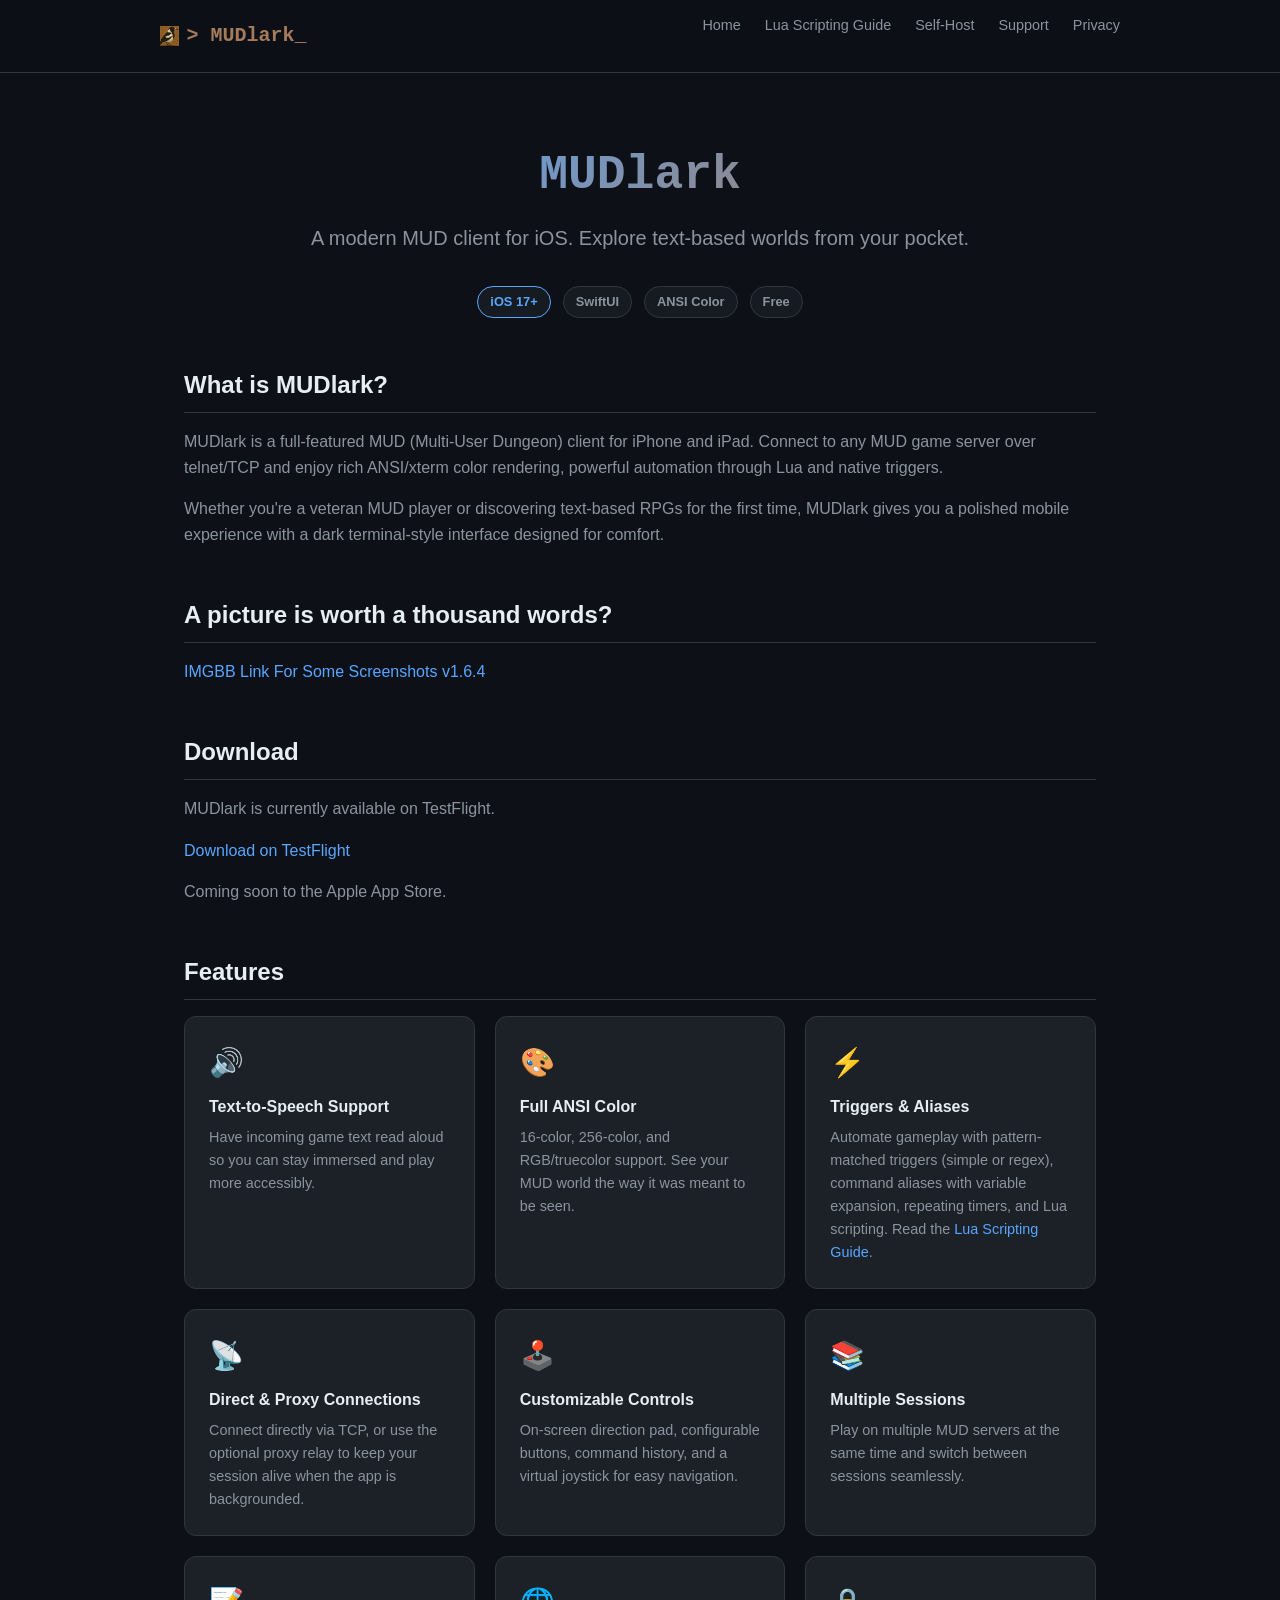
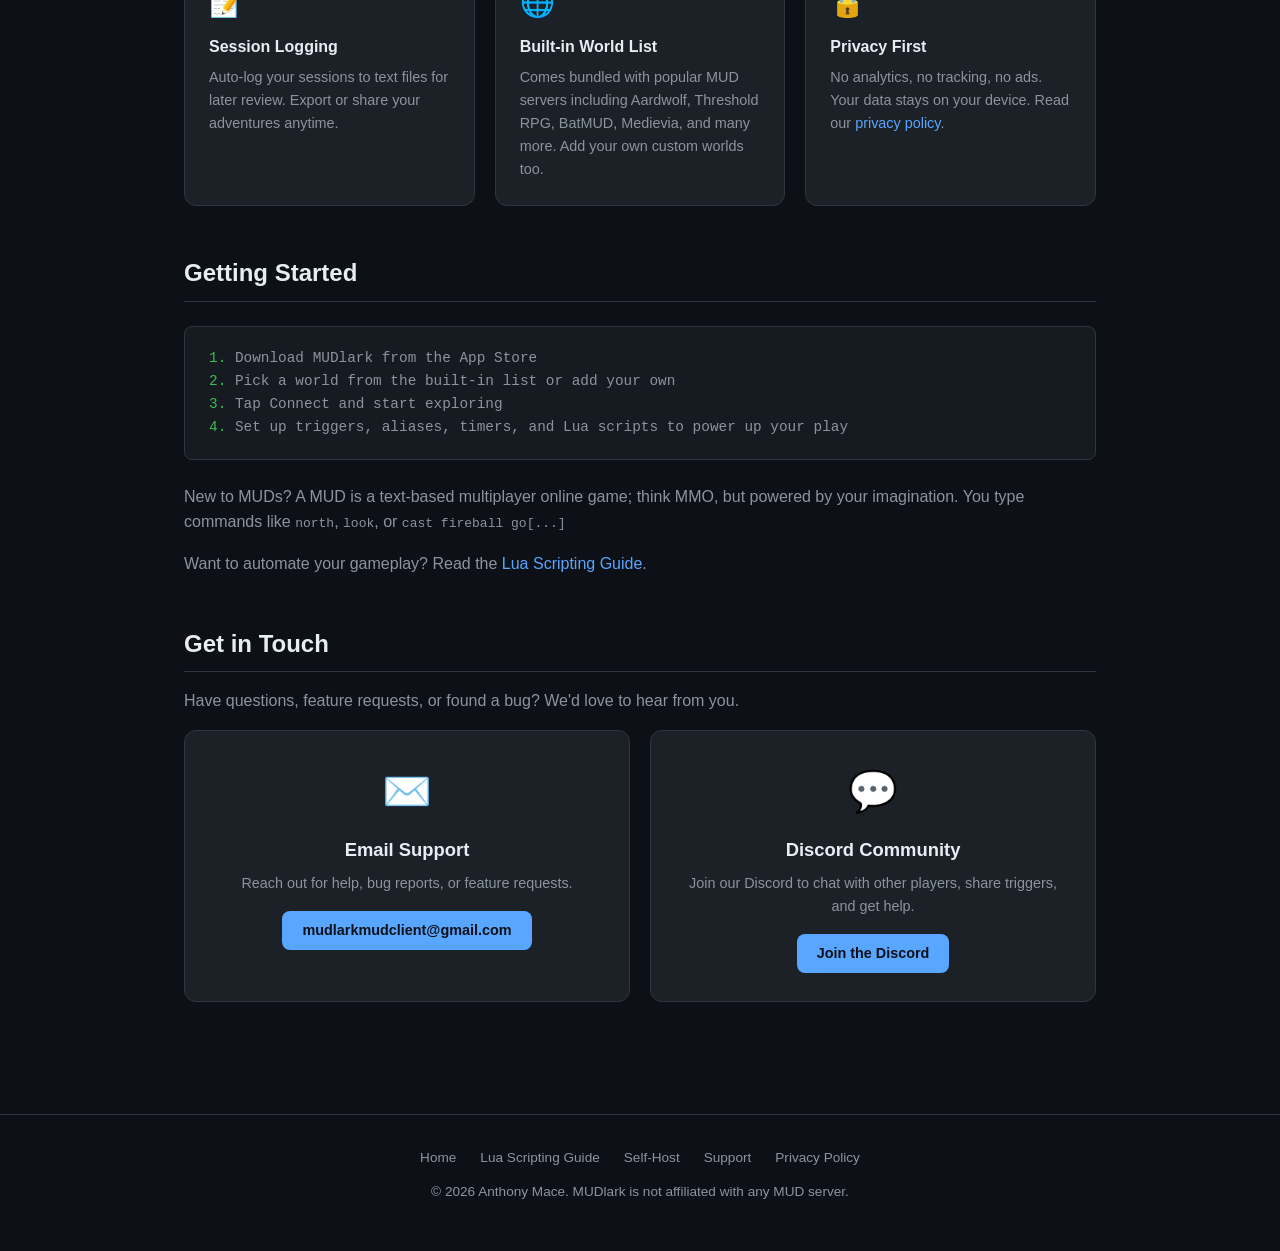
<file: docs/index.html>
<!DOCTYPE html>
<html lang="en">
<head>
  <meta charset="UTF-8">
  <meta name="viewport" content="width=device-width, initial-scale=1.0">
  <title>MUDlark — iOS MUD Client</title>
  <meta name="description" content="MUDlark is a modern MUD client for iOS. Connect to MUD game servers with full ANSI color support, triggers, aliases, timers, and more.">
  <link rel="icon" type="image/png" href="MUDlark_icon.png">
  <link rel="stylesheet" href="style.css">
</head>
<body>

  <nav>
    <div class="nav-inner">
      <a href="index.html" class="logo"><img src="MUDlark_icon.png" alt="" class="logo-icon" width="36" height="36">&gt; MUDlark_</a>
      <ul class="nav-links">
        <li><a href="index.html">Home</a></li>
        <li><a href="lua-scripting-guide.html">Lua Scripting Guide</a></li>
        <li><a href="self-host.html">Self-Host</a></li>
        <li><a href="support.html">Support</a></li>
        <li><a href="privacy.html">Privacy</a></li>
      </ul>
    </div>
  </nav>

  <div class="hero">
    <h1>MUDlark</h1>
    <p class="tagline">A modern MUD client for iOS. Explore text-based worlds from your pocket.</p>
    <div class="badges">
      <span class="badge ios">iOS 17+</span>
      <span class="badge">SwiftUI</span>
      <span class="badge">ANSI Color</span>
      <span class="badge">Free</span>
    </div>
  </div>

  <div class="container">

    <section id="about">
      <h2>What is MUDlark?</h2>
      <p>MUDlark is a full-featured MUD (Multi-User Dungeon) client for iPhone and iPad. Connect to any MUD game server over telnet/TCP and enjoy rich ANSI/xterm color rendering, powerful automation through Lua and native triggers.</p>
      <p>Whether you're a veteran MUD player or discovering text-based RPGs for the first time, MUDlark gives you a polished mobile experience with a dark terminal-style interface designed for comfort.</p>
    </section>

    <section id="about">
      <h2>A picture is worth a thousand words?</h2>
      <p><a href="https://ibb.co/album/Cpc7K6">IMGBB Link For Some Screenshots v1.6.4</a></p>
    </section>

    <section id="download">
      <h2>Download</h2>
      <p>MUDlark is currently available on TestFlight.</p>
      <p><a href="https://testflight.apple.com/join/w8BUhwcQ">Download on TestFlight</a></p>
      <p>Coming soon to the Apple App Store.</p>
    </section>

    <section id="features">
      <h2>Features</h2>
      <div class="features">

        <div class="feature-card">
          <div class="icon">🔊</div>
          <h3>Text-to-Speech Support</h3>
          <p>Have incoming game text read aloud so you can stay immersed and play more accessibly.</p>
        </div>

        <div class="feature-card">
          <div class="icon">🎨</div>
          <h3>Full ANSI Color</h3>
          <p>16-color, 256-color, and RGB/truecolor support. See your MUD world the way it was meant to be seen.</p>
        </div>

        <div class="feature-card">
          <div class="icon">⚡</div>
          <h3>Triggers &amp; Aliases</h3>
          <p>Automate gameplay with pattern-matched triggers (simple or regex), command aliases with variable expansion, repeating timers, and Lua scripting. Read the <a href="lua-scripting-guide.html">Lua Scripting Guide</a>.</p>
        </div>

        <div class="feature-card">
          <div class="icon">📡</div>
          <h3>Direct &amp; Proxy Connections</h3>
          <p>Connect directly via TCP, or use the optional proxy relay to keep your session alive when the app is backgrounded.</p>
        </div>

        <div class="feature-card">
          <div class="icon">🕹️</div>
          <h3>Customizable Controls</h3>
          <p>On-screen direction pad, configurable buttons, command history, and a virtual joystick for easy navigation.</p>
        </div>

        <div class="feature-card">
          <div class="icon">📚</div>
          <h3>Multiple Sessions</h3>
          <p>Play on multiple MUD servers at the same time and switch between sessions seamlessly.</p>
        </div>

        <div class="feature-card">
          <div class="icon">📝</div>
          <h3>Session Logging</h3>
          <p>Auto-log your sessions to text files for later review. Export or share your adventures anytime.</p>
        </div>

        <div class="feature-card">
          <div class="icon">🌐</div>
          <h3>Built-in World List</h3>
          <p>Comes bundled with popular MUD servers including Aardwolf, Threshold RPG, BatMUD, Medievia, and many more. Add your own custom worlds too.</p>
        </div>

        <div class="feature-card">
          <div class="icon">🔒</div>
          <h3>Privacy First</h3>
          <p>No analytics, no tracking, no ads. Your data stays on your device. Read our <a href="privacy.html">privacy policy</a>.</p>
        </div>

      </div>
    </section>

    <section id="getting-started">
      <h2>Getting Started</h2>
      <div class="terminal-box">
        <span class="prompt">1.</span> <span class="output">Download MUDlark from the App Store</span><br>
        <span class="prompt">2.</span> <span class="output">Pick a world from the built-in list or add your own</span><br>
        <span class="prompt">3.</span> <span class="output">Tap Connect and start exploring</span><br>
        <span class="prompt">4.</span> <span class="output">Set up triggers, aliases, timers, and Lua scripts to power up your play</span>
      </div>
      <p>New to MUDs? A MUD is a text-based multiplayer online game; think MMO, but powered by your imagination. You type commands like <code>north</code>, <code>look</code>, or <code>cast fireball go[...]</code></p>
      <p>Want to automate your gameplay? Read the <a href="lua-scripting-guide.html">Lua Scripting Guide</a>.</p>
    </section>

    <section id="contact">
      <h2>Get in Touch</h2>
      <p>Have questions, feature requests, or found a bug? We'd love to hear from you.</p>
      <div class="contact-grid">
        <div class="contact-card">
          <div class="icon">✉️</div>
          <h3>Email Support</h3>
          <p>Reach out for help, bug reports, or feature requests.</p>
          <a href="mailto:mudlarkmudclient@gmail.com" class="btn">mudlarkmudclient@gmail.com</a>
        </div>
        <div class="contact-card">
          <div class="icon">💬</div>
          <h3>Discord Community</h3>
          <p>Join our Discord to chat with other players, share triggers, and get help.</p>
          <a href="https://discord.gg/G8BBd2xR7Z" class="btn">Join the Discord</a>
        </div>
      </div>
    </section>

  </div>

  <footer>
    <div class="footer-links">
      <a href="index.html">Home</a>
      <a href="lua-scripting-guide.html">Lua Scripting Guide</a>
      <a href="self-host.html">Self-Host</a>
      <a href="support.html">Support</a>
      <a href="privacy.html">Privacy Policy</a>
    </div>
    <p>&copy; 2026 Anthony Mace. MUDlark is not affiliated with any MUD server.</p>
  </footer>

</body>
</html>
</file>
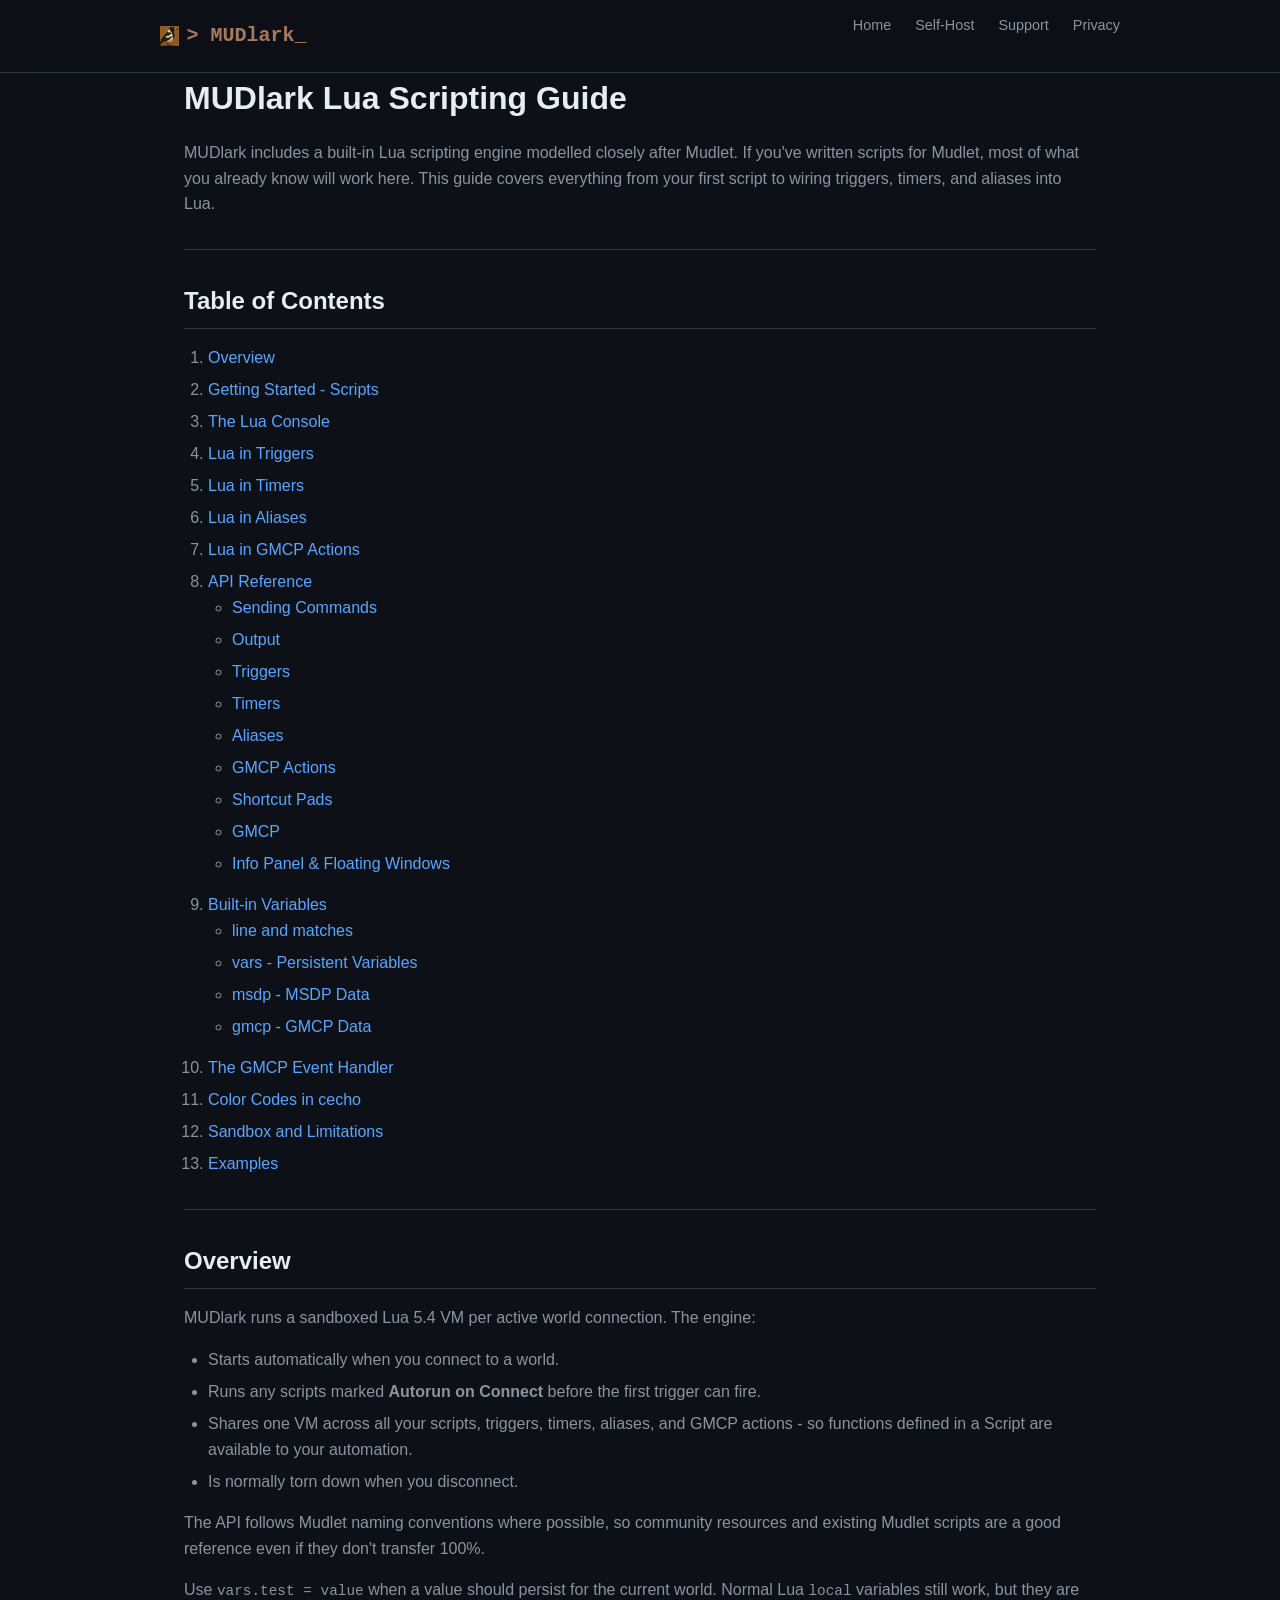
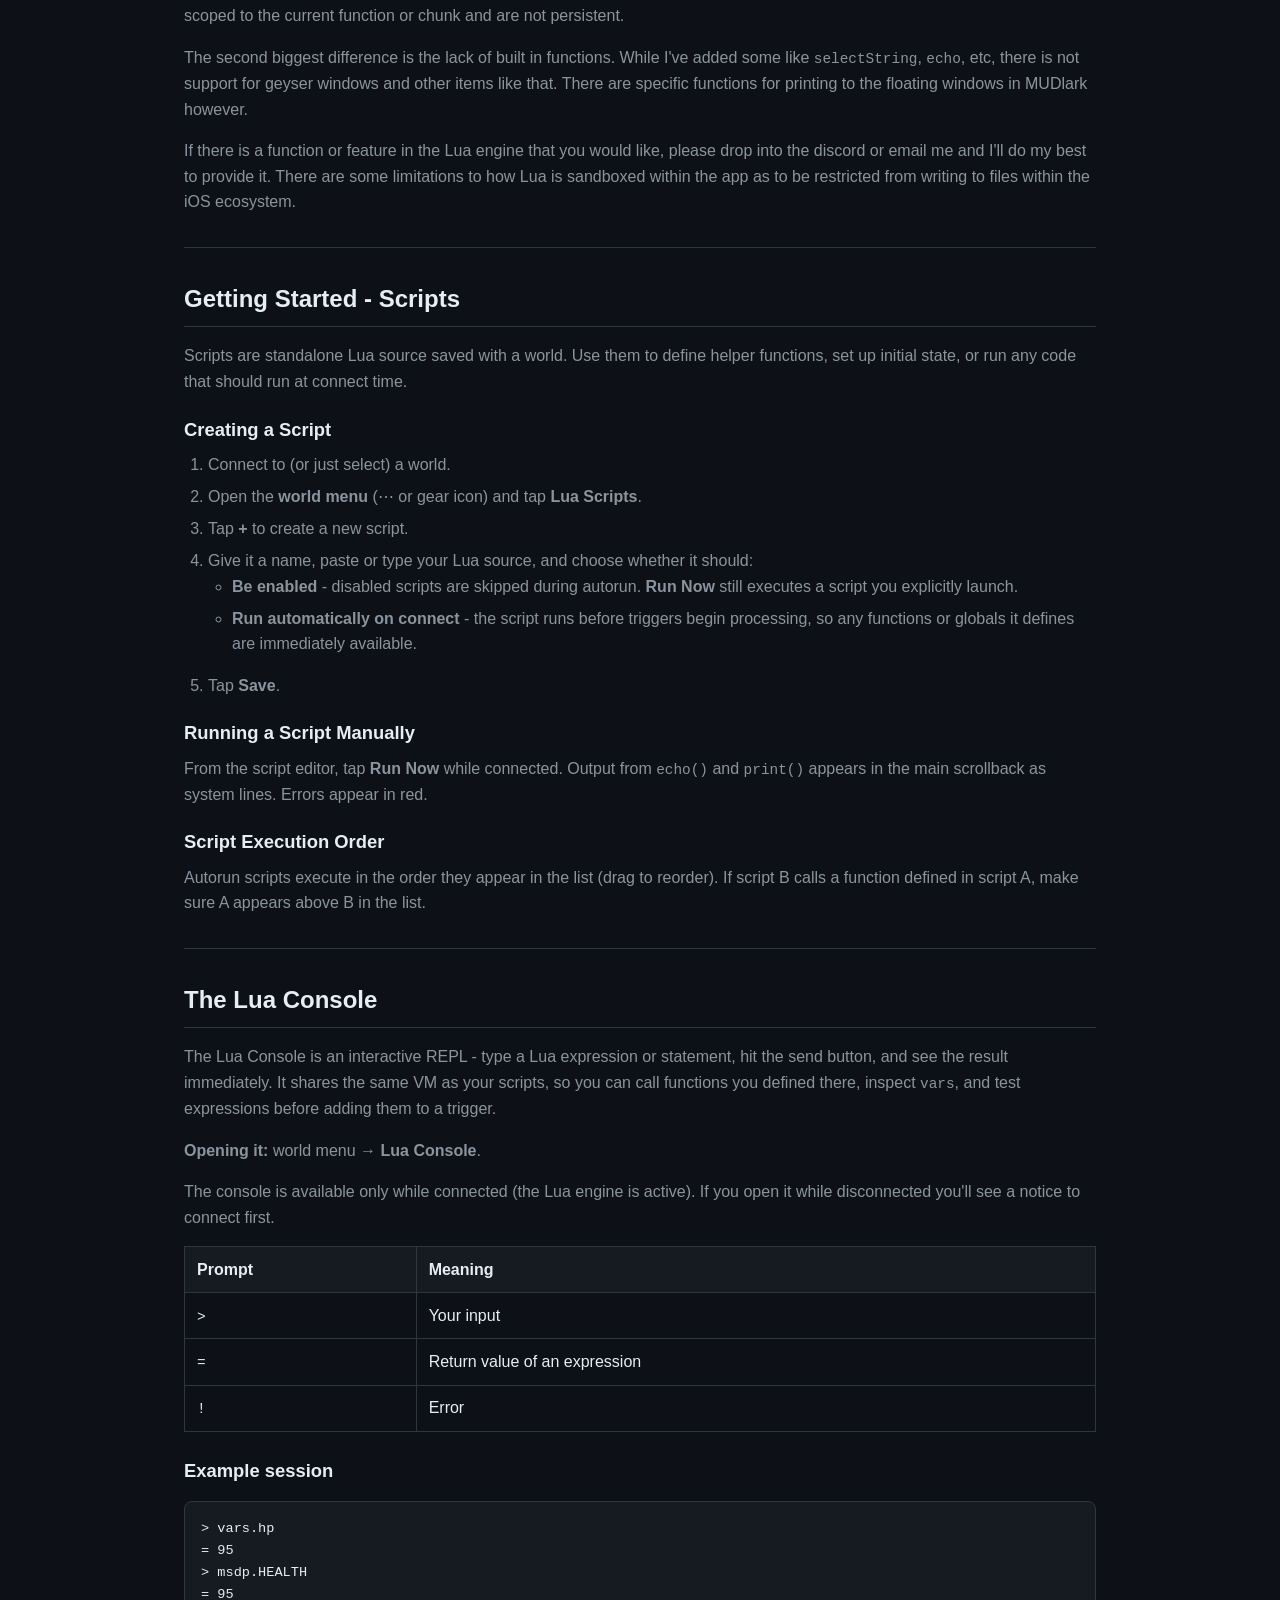
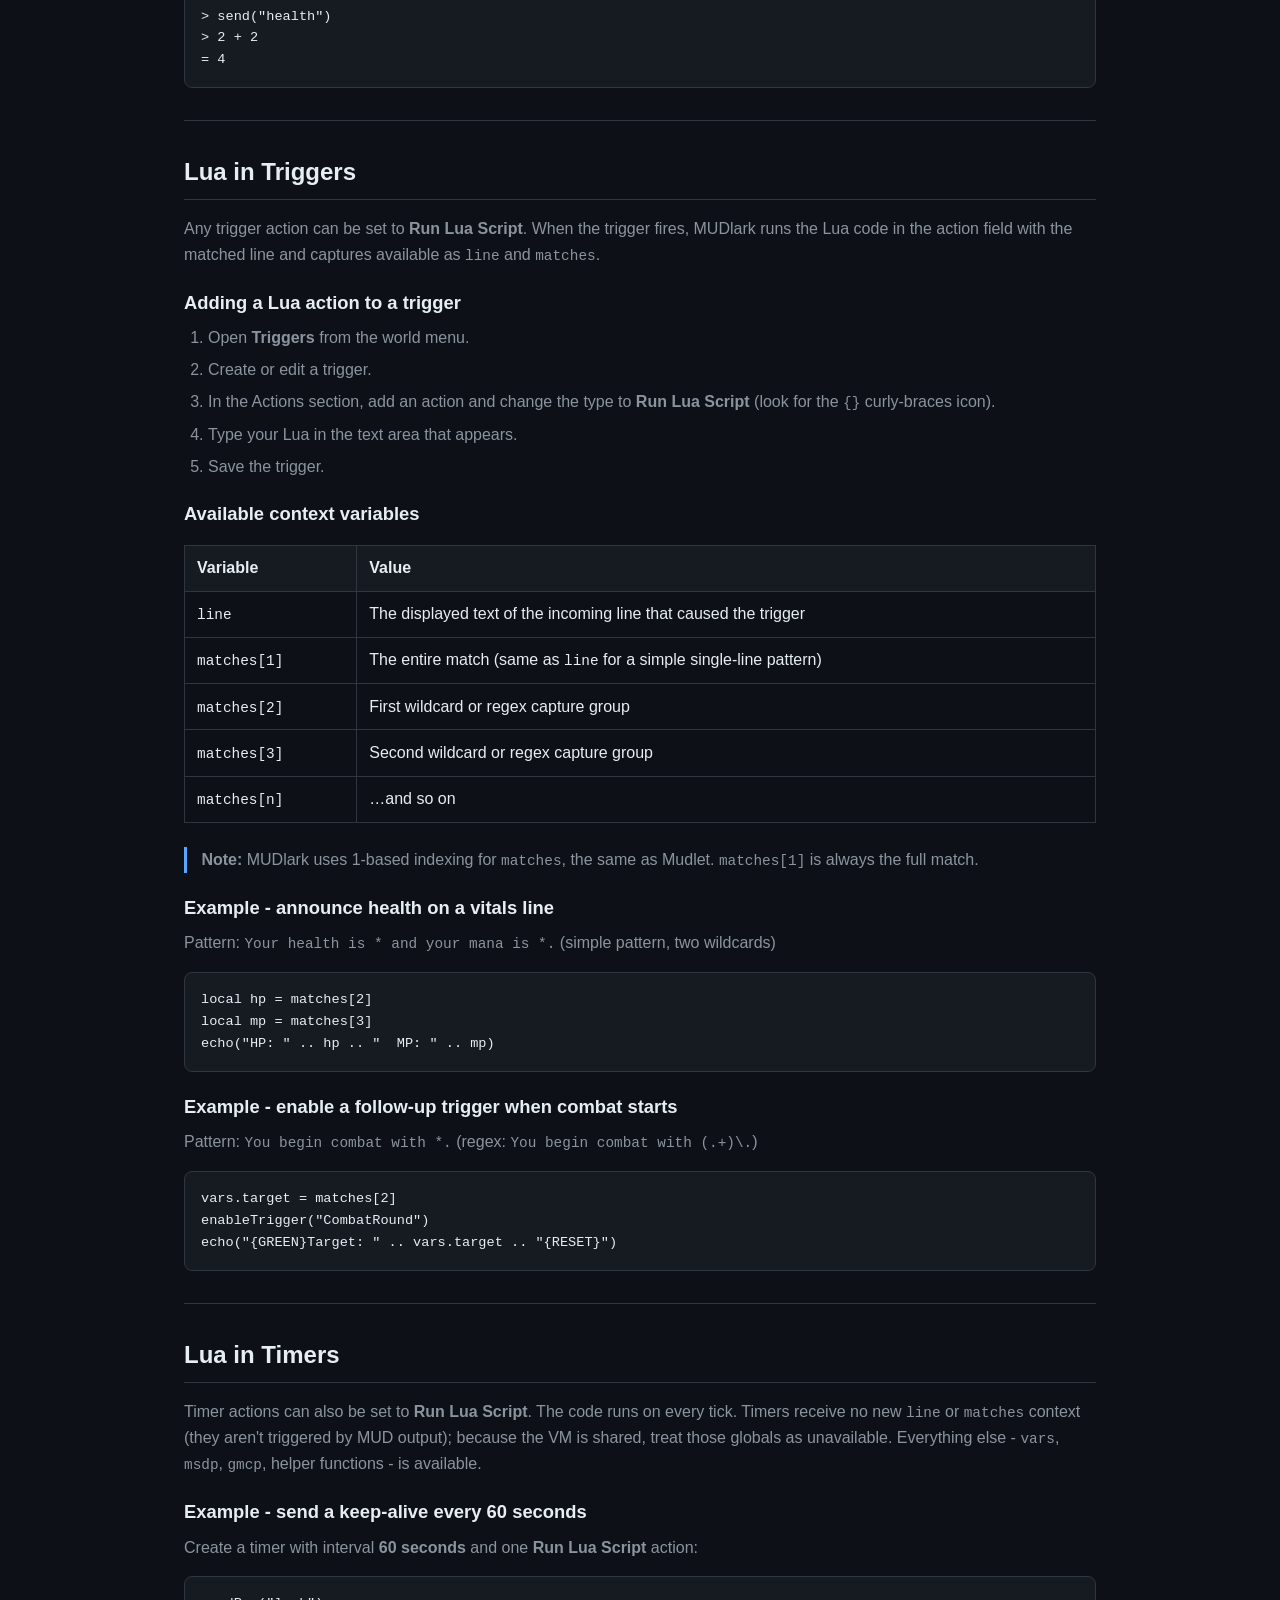
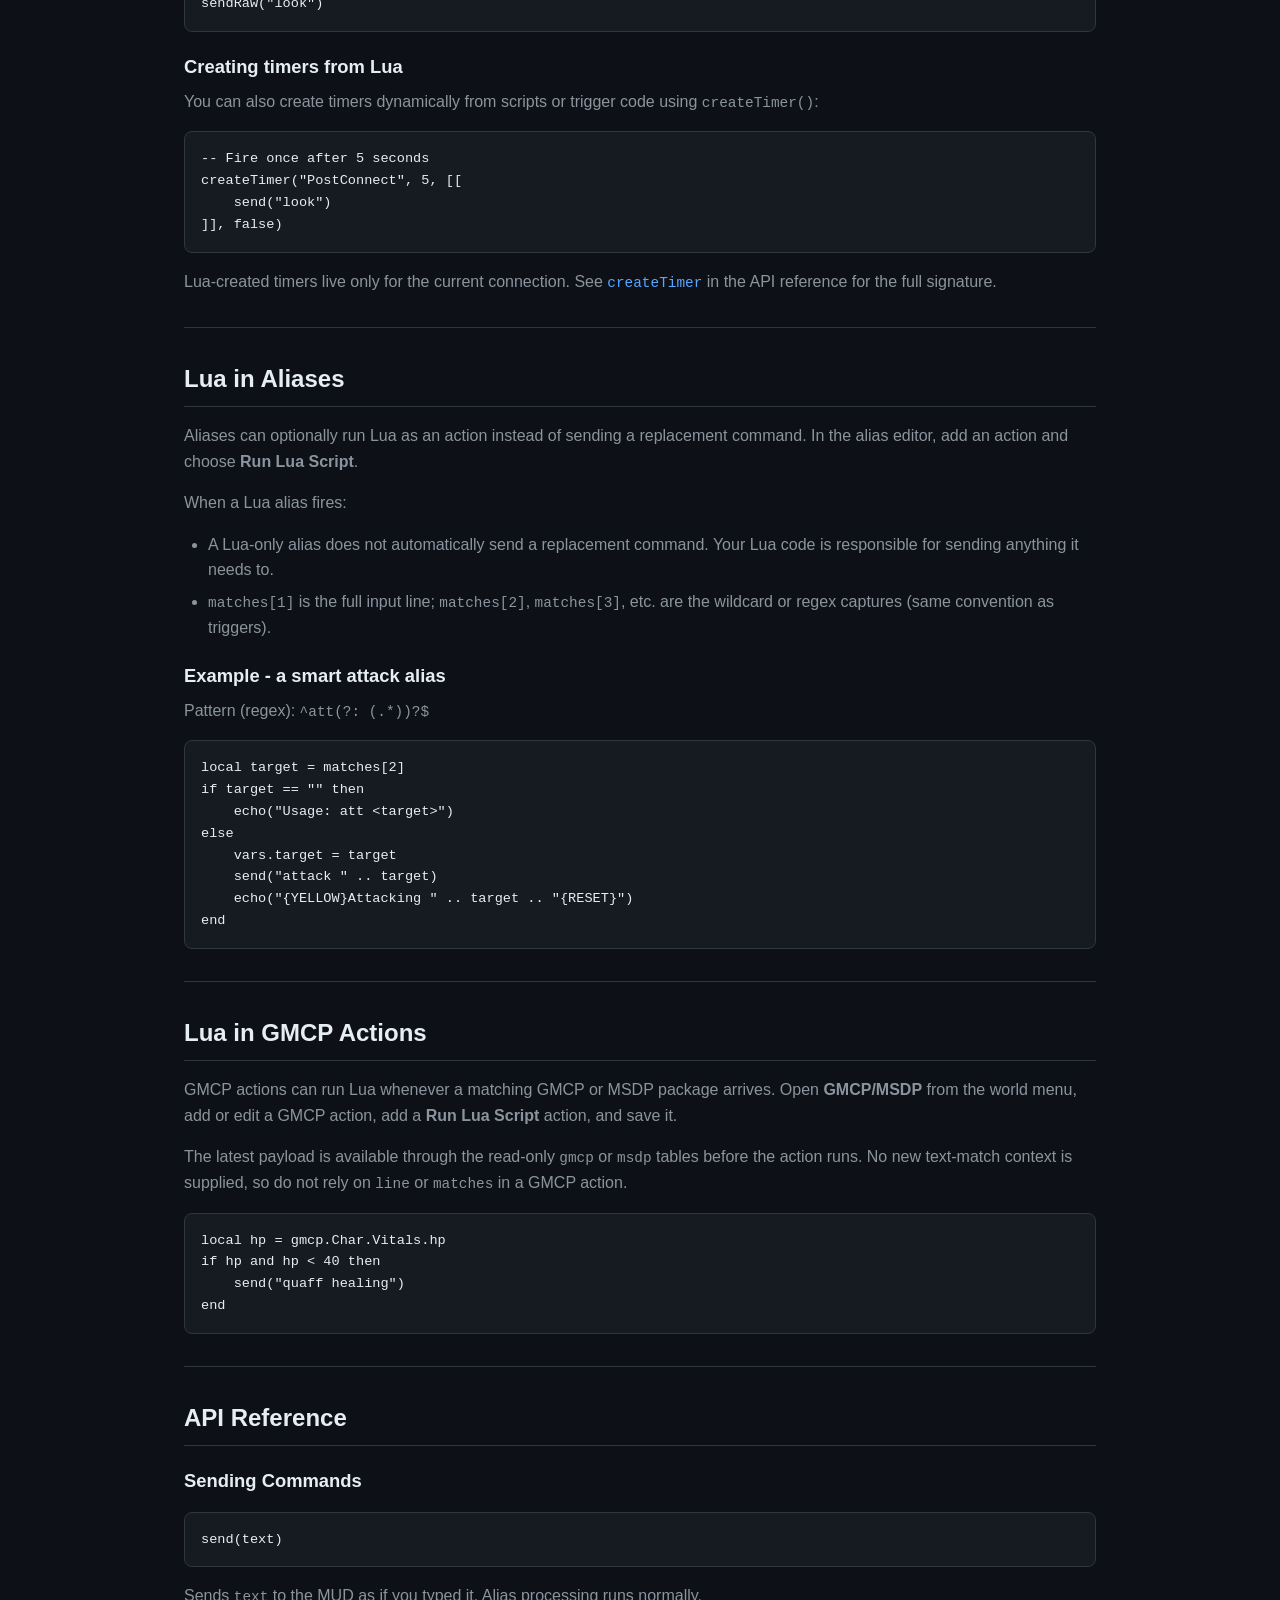
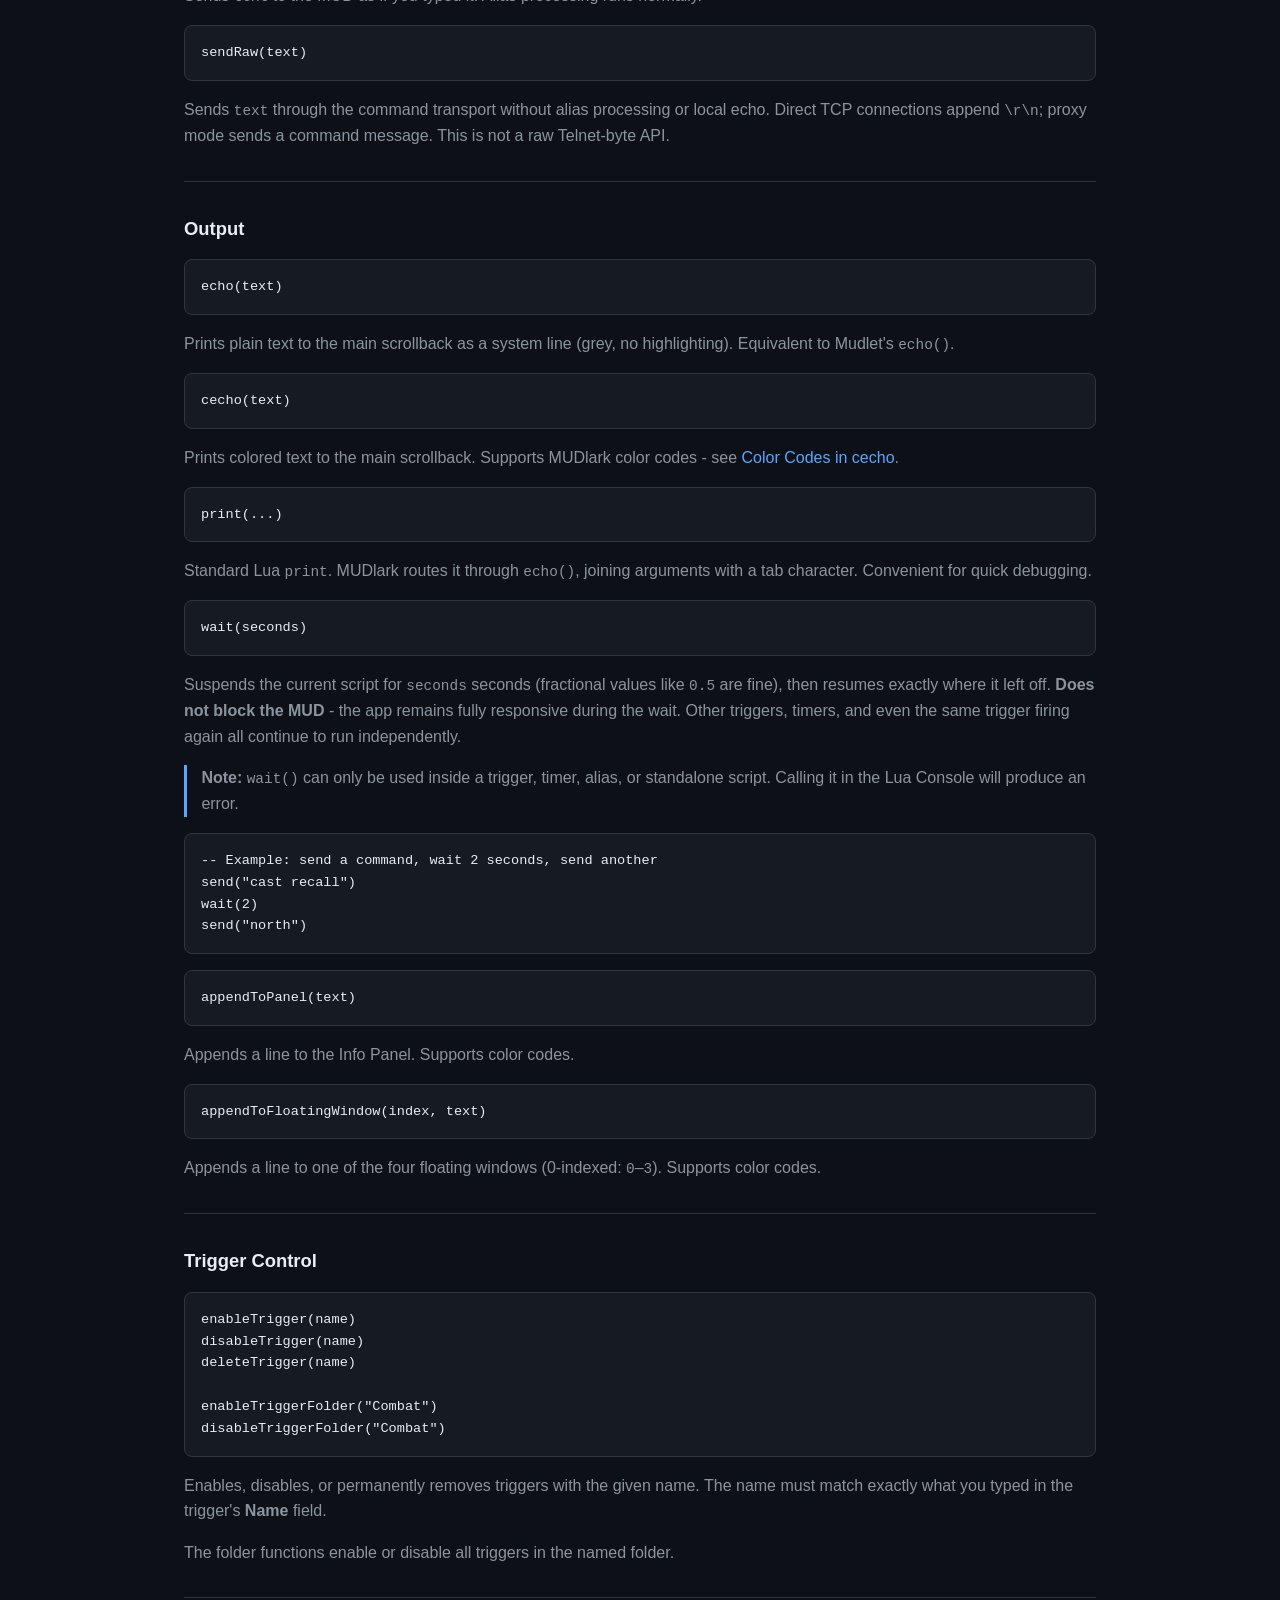
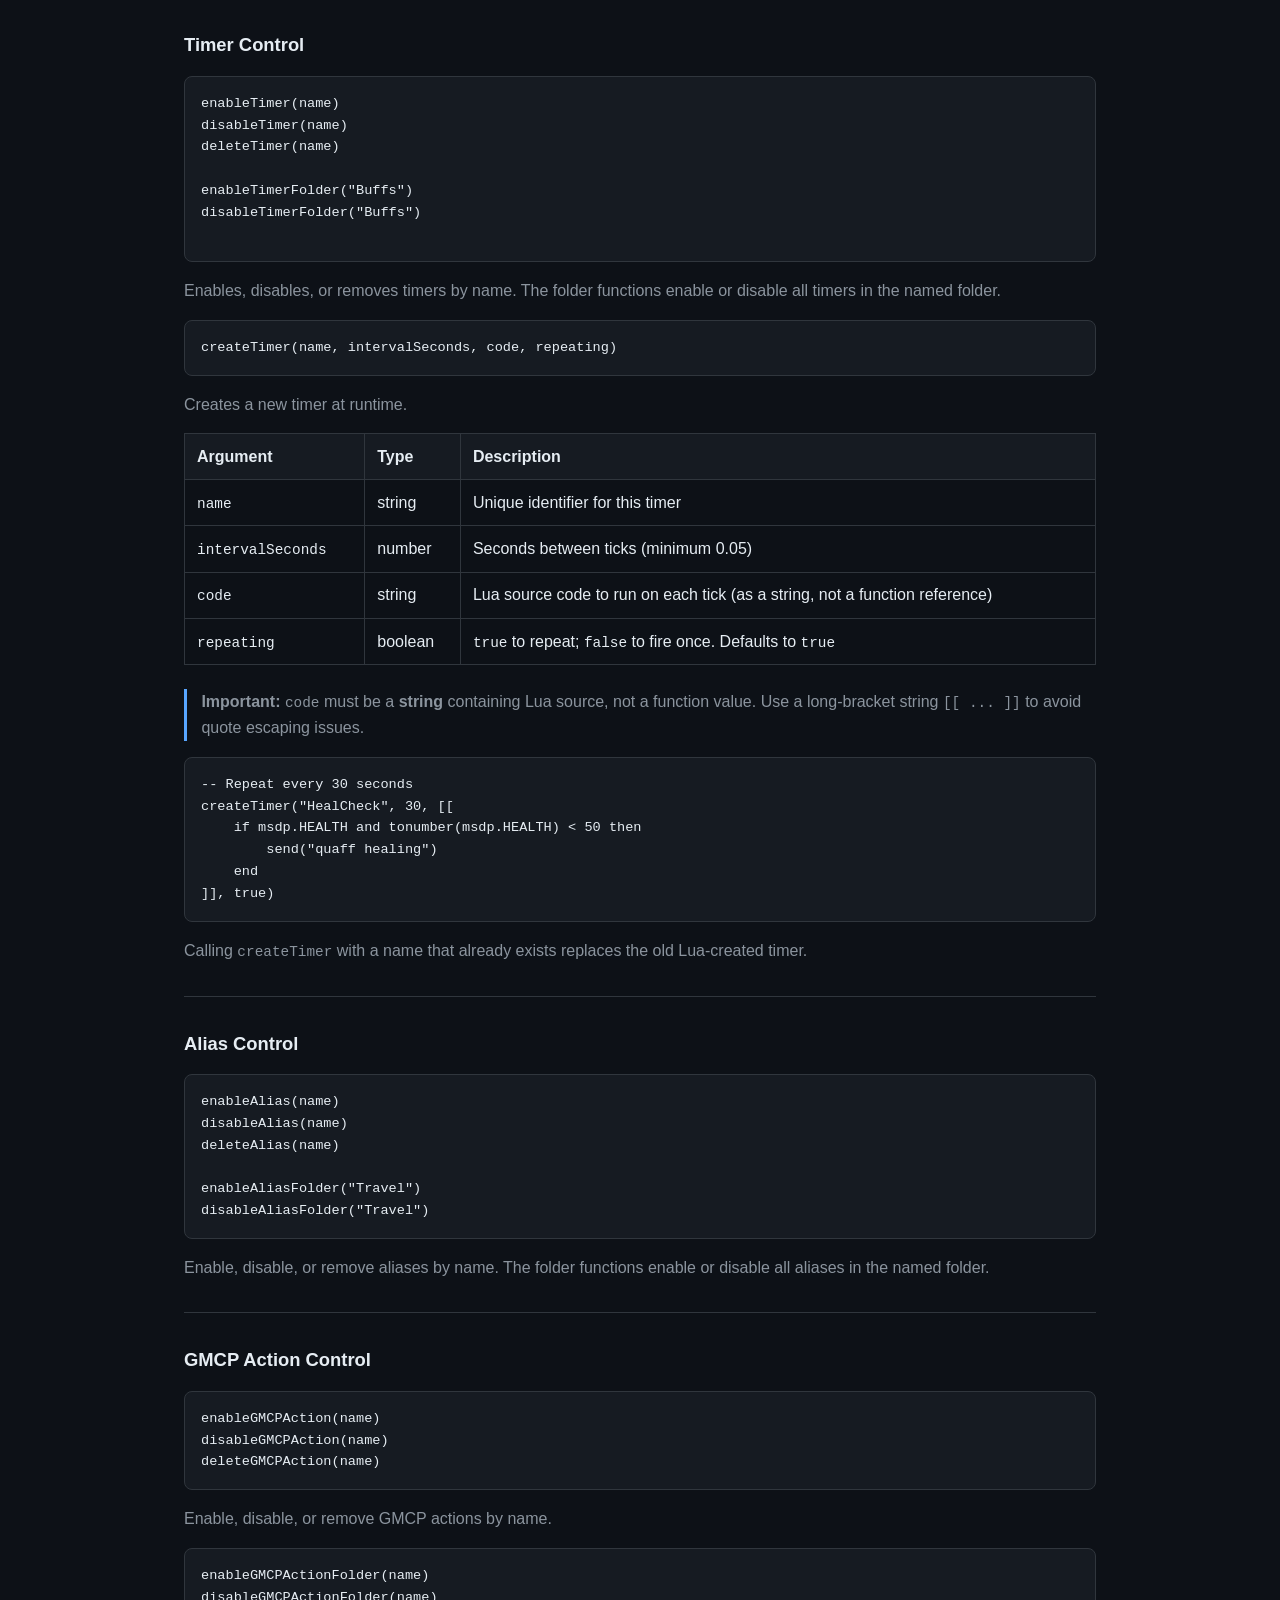
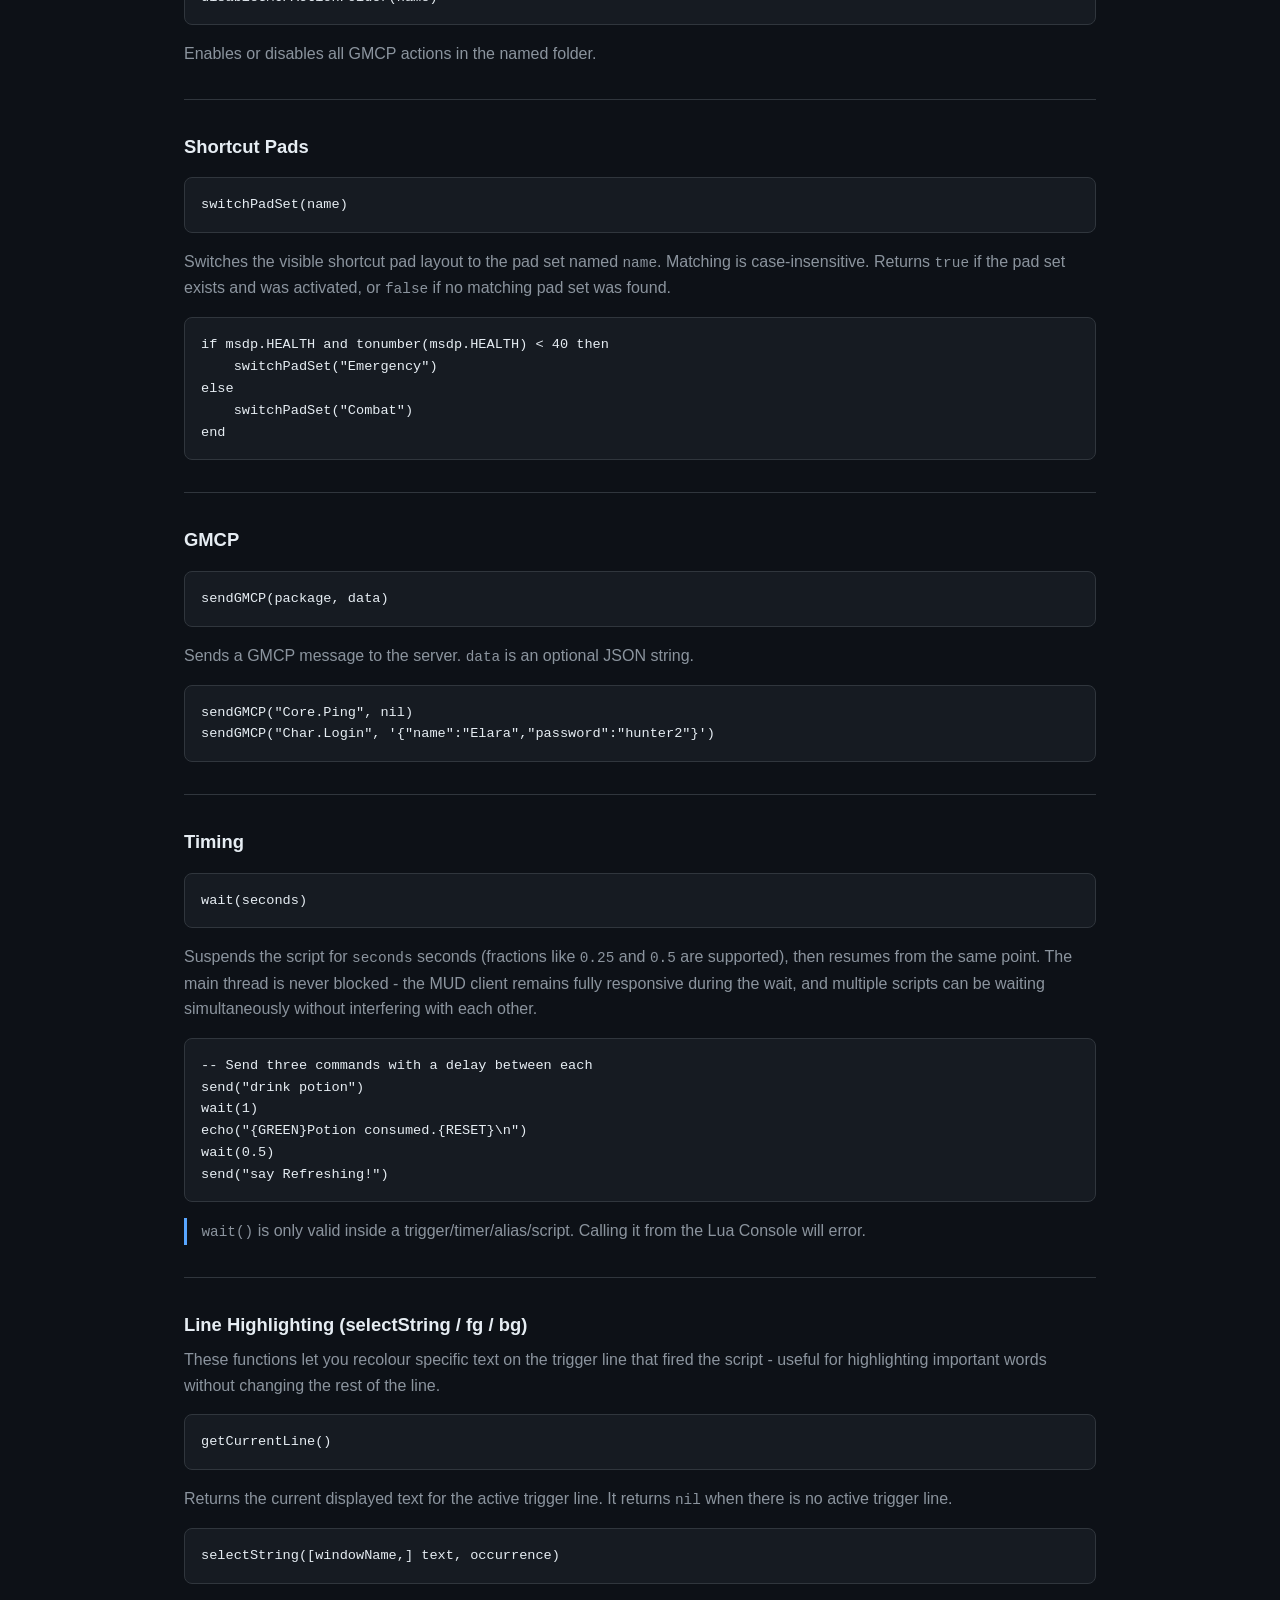
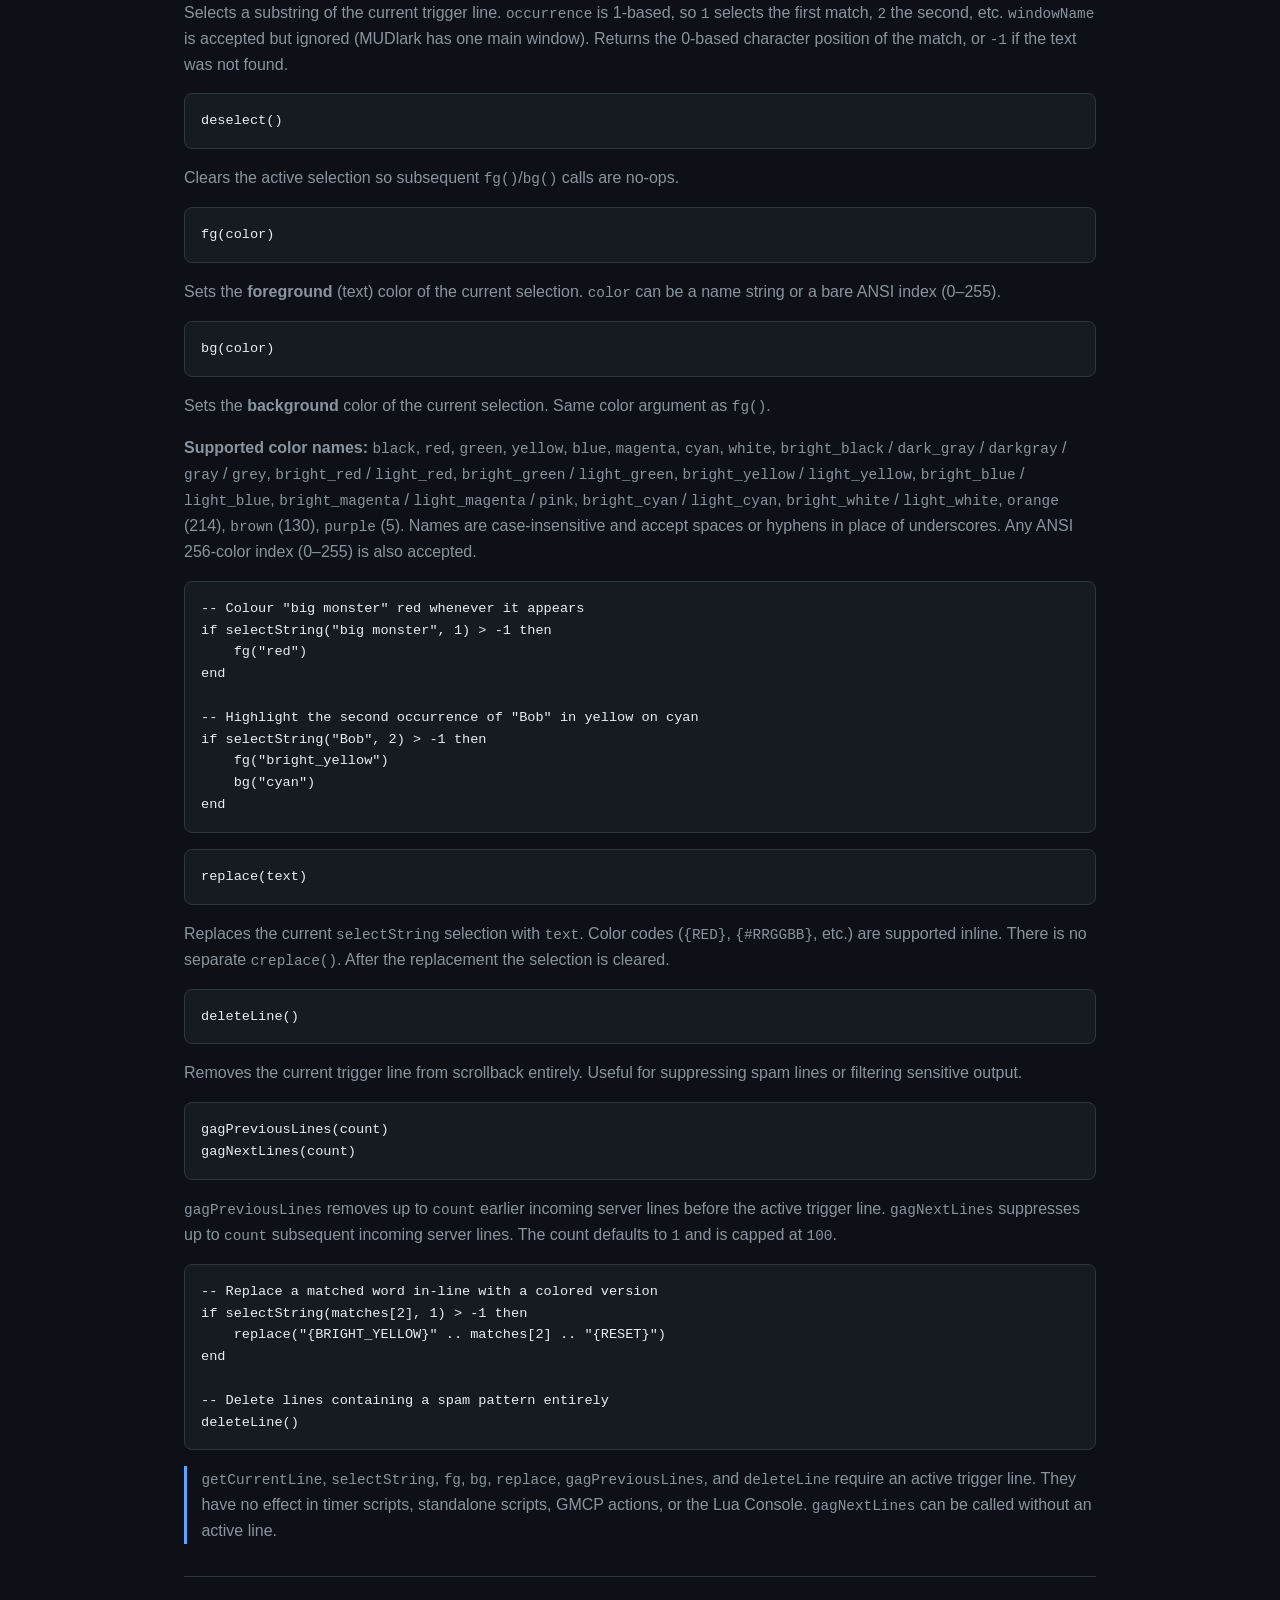
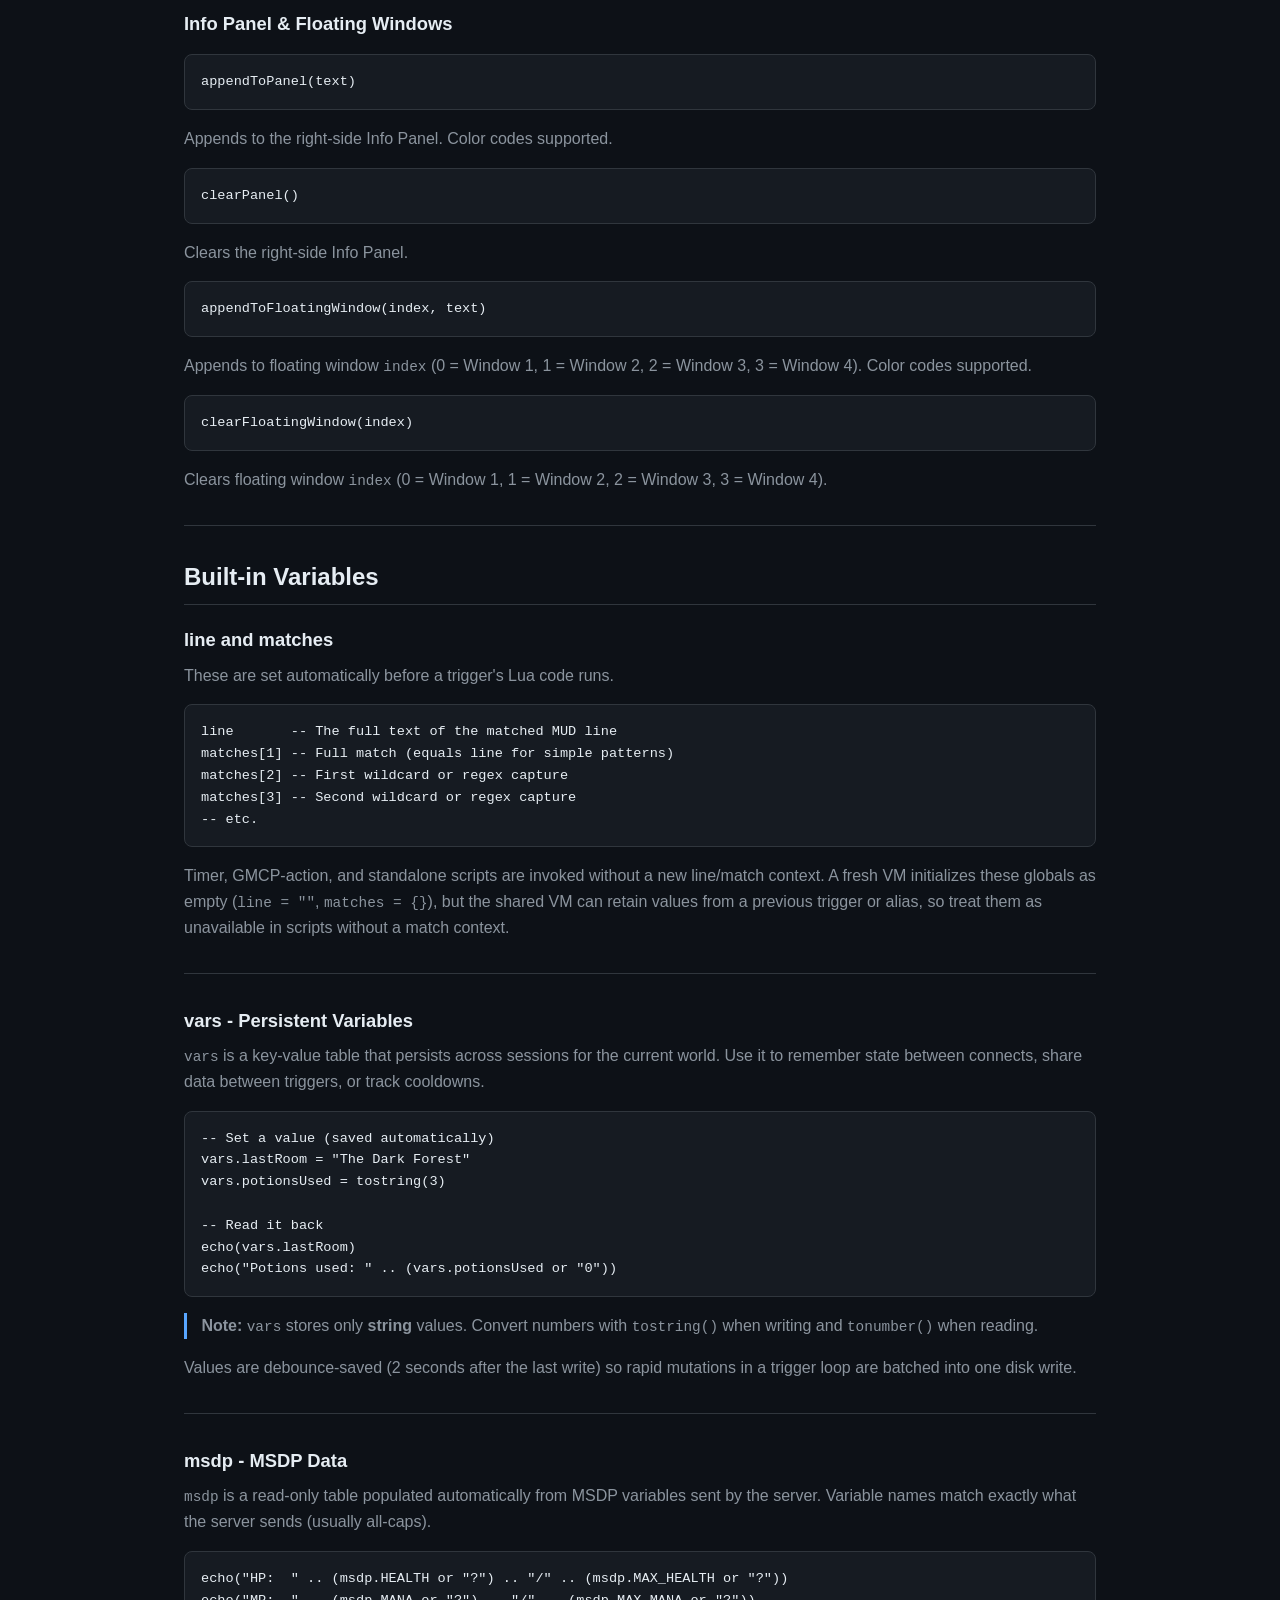
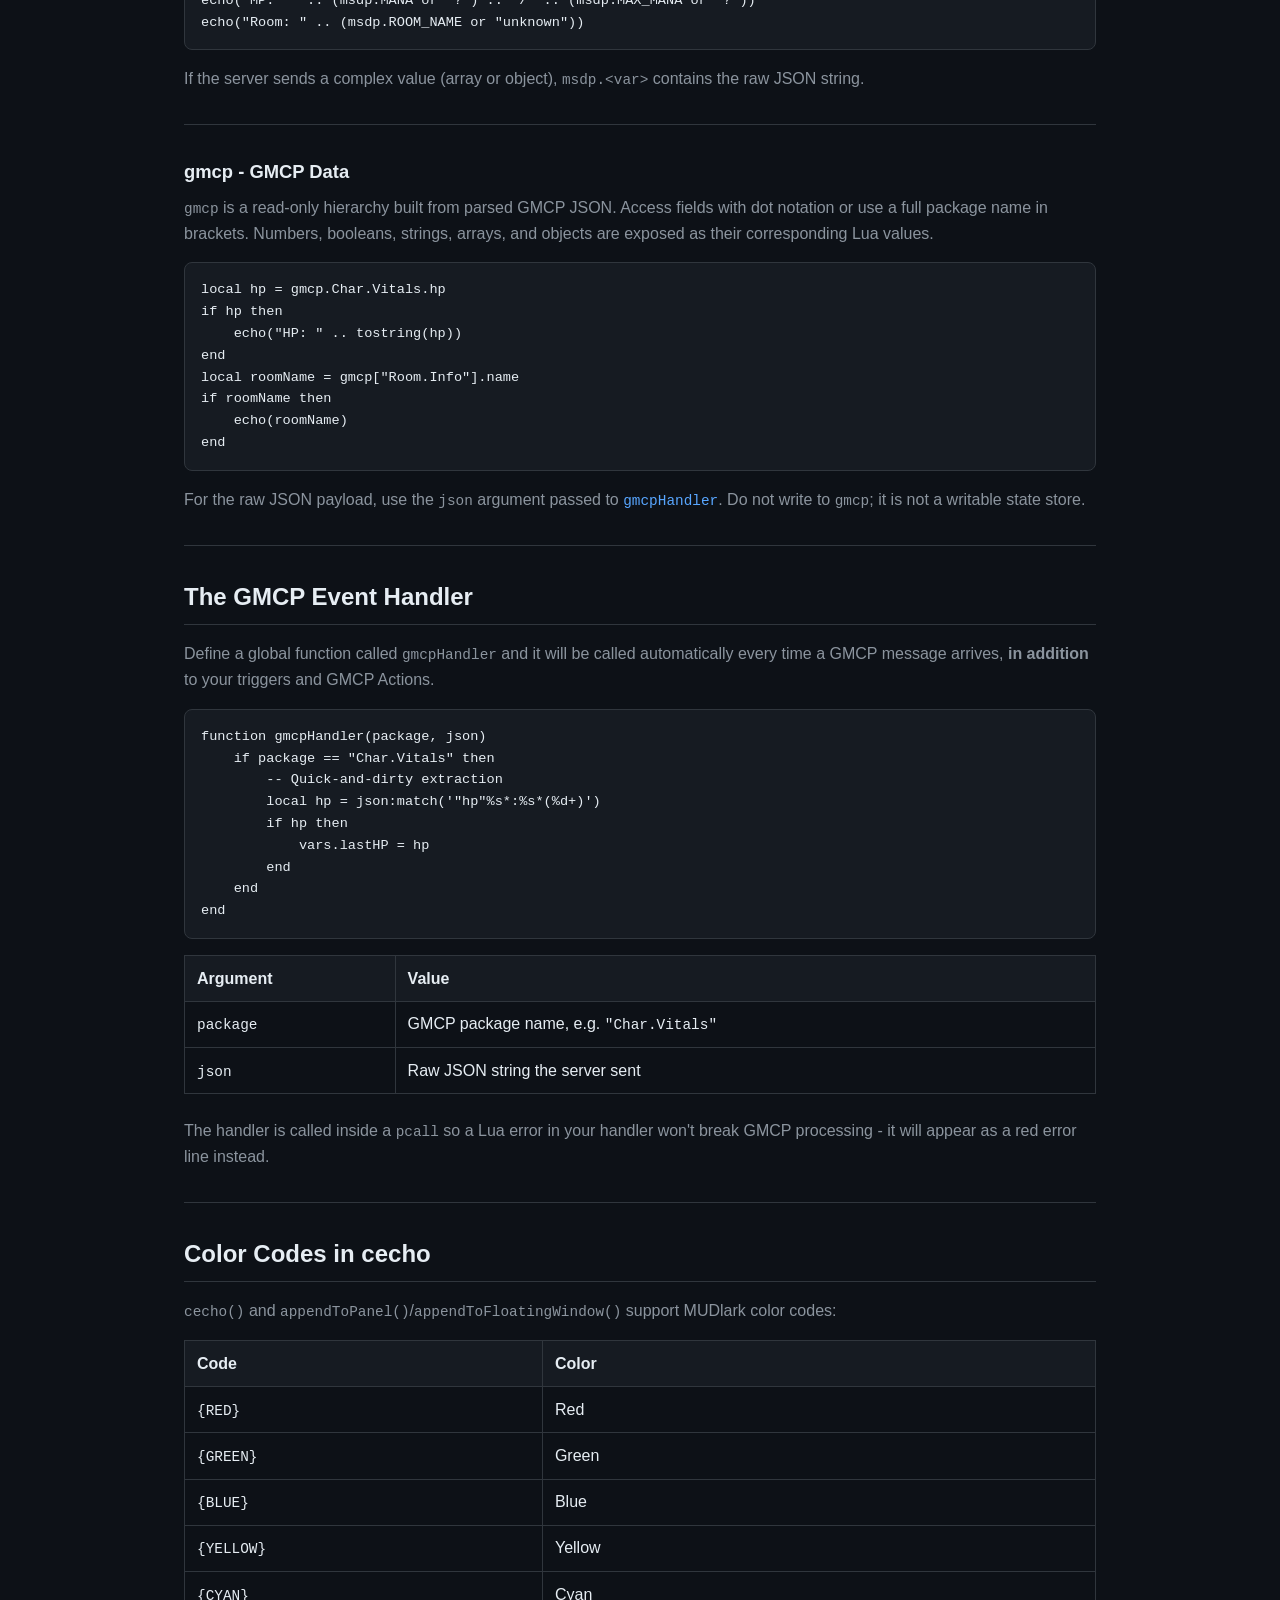
<file: docs/lua-scripting-guide.html>
<!DOCTYPE html>
<html lang="en">
<head>
  <meta charset="UTF-8">
  <meta name="viewport" content="width=device-width, initial-scale=1.0">
  <title>Lua Scripting Guide — MUDlark</title>
  <meta name="description" content="Complete MUDlark Lua scripting guide covering scripts, triggers, timers, aliases, APIs, GMCP, and sandbox behavior.">
  <link rel="icon" type="image/png" href="MUDlark_icon.png">
  <link rel="stylesheet" href="style.css">
</head>
<body>

  <nav>
    <div class="nav-inner">
      <a href="index.html" class="logo"><img src="MUDlark_icon.png" alt="" class="logo-icon" width="36" height="36">&gt; MUDlark_</a>
      <ul class="nav-links">
        <li><a href="index.html">Home</a></li>
        <li><a href="self-host.html">Self-Host</a></li>
        <li><a href="support.html">Support</a></li>
        <li><a href="privacy.html">Privacy</a></li>
      </ul>
    </div>
  </nav>

  <div class="container">
    <section>
      <div class="markdown-doc">
<h1 id="mudlark-lua-scripting-guide">MUDlark Lua Scripting Guide</h1>
<p>MUDlark includes a built-in Lua scripting engine modelled closely after Mudlet. If you've written scripts for Mudlet, most of what you already know will work here. This guide covers everything from your first script to wiring triggers, timers, and aliases into Lua.</p>
<hr />
<h2 id="table-of-contents">Table of Contents</h2>
<ol>
<li><a href="#overview">Overview</a></li>
<li><a href="#getting-started-scripts">Getting Started - Scripts</a></li>
<li><a href="#the-lua-console">The Lua Console</a></li>
<li><a href="#lua-in-triggers">Lua in Triggers</a></li>
<li><a href="#lua-in-timers">Lua in Timers</a></li>
<li><a href="#lua-in-aliases">Lua in Aliases</a></li>
<li><a href="#lua-in-gmcp-actions">Lua in GMCP Actions</a></li>
<li><a href="#api-reference">API Reference</a><ul>
<li><a href="#sending-commands">Sending Commands</a></li>
<li><a href="#output">Output</a></li>
<li><a href="#trigger-control">Triggers</a></li>
<li><a href="#timer-control">Timers</a></li>
<li><a href="#alias-control">Aliases</a></li>
<li><a href="#gmcp-action-control">GMCP Actions</a></li>
<li><a href="#shortcut-pads">Shortcut Pads</a></li>
<li><a href="#gmcp">GMCP</a></li>
<li><a href="#info-panel-floating-windows">Info Panel &amp; Floating Windows</a></li>
</ul>
</li>
<li><a href="#built-in-variables">Built-in Variables</a><ul>
<li><a href="#line-and-matches">line and matches</a></li>
<li><a href="#vars-persistent-variables">vars - Persistent Variables</a></li>
<li><a href="#msdp-msdp-data">msdp - MSDP Data</a></li>
<li><a href="#gmcp-gmcp-data">gmcp - GMCP Data</a></li>
</ul>
</li>
<li><a href="#the-gmcp-event-handler">The GMCP Event Handler</a></li>
<li><a href="#color-codes-in-cecho">Color Codes in cecho</a></li>
<li><a href="#sandbox-and-limitations">Sandbox and Limitations</a></li>
<li><a href="#examples">Examples</a></li>
</ol>
<hr />
<h2 id="overview">Overview</h2>
<p>MUDlark runs a sandboxed Lua 5.4 VM per active world connection. The engine:</p>
<ul>
<li>Starts automatically when you connect to a world.</li>
<li>Runs any scripts marked <strong>Autorun on Connect</strong> before the first trigger can fire.</li>
<li>Shares one VM across all your scripts, triggers, timers, aliases, and GMCP actions - so functions defined in a Script are available to your automation.</li>
<li>Is normally torn down when you disconnect.</li>
</ul>
<p>The API follows Mudlet naming conventions where possible, so community resources and existing Mudlet scripts are a good reference even if they don't transfer 100%.</p>
<p>Use <code>vars.test = value</code> when a value should persist for the current world. Normal Lua <code>local</code> variables still work, but they are scoped to the current function or chunk and are not persistent.</p>
<p>The second biggest difference is the lack of built in functions. While I've added some like <code>selectString</code>, <code>echo</code>, etc, there is not support for geyser windows and other items like that. There are specific functions for printing to the floating windows in MUDlark however. </p>
<p>If there is a function or feature in the Lua engine that you would like, please drop into the discord or email me and I'll do my best to provide it. There are some limitations to how Lua is sandboxed within the app as to be restricted from writing to files within the iOS ecosystem. </p>
<hr />
<h2 id="getting-started-scripts">Getting Started - Scripts</h2>
<p>Scripts are standalone Lua source saved with a world. Use them to define helper functions, set up initial state, or run any code that should run at connect time.</p>
<h3 id="creating-a-script">Creating a Script</h3>
<ol>
<li>Connect to (or just select) a world.</li>
<li>Open the <strong>world menu</strong> (⋯ or gear icon) and tap <strong>Lua Scripts</strong>.</li>
<li>Tap <strong>+</strong> to create a new script.</li>
<li>Give it a name, paste or type your Lua source, and choose whether it should:<ul>
<li><strong>Be enabled</strong> - disabled scripts are skipped during autorun. <strong>Run Now</strong> still executes a script you explicitly launch.</li>
<li><strong>Run automatically on connect</strong> - the script runs before triggers begin processing, so any functions or globals it defines are immediately available.</li>
</ul>
</li>
<li>Tap <strong>Save</strong>.</li>
</ol>
<h3 id="running-a-script-manually">Running a Script Manually</h3>
<p>From the script editor, tap <strong>Run Now</strong> while connected. Output from <code>echo()</code> and <code>print()</code> appears in the main scrollback as system lines. Errors appear in red.</p>
<h3 id="script-execution-order">Script Execution Order</h3>
<p>Autorun scripts execute in the order they appear in the list (drag to reorder). If script B calls a function defined in script A, make sure A appears above B in the list.</p>
<hr />
<h2 id="the-lua-console">The Lua Console</h2>
<p>The Lua Console is an interactive REPL - type a Lua expression or statement, hit the send button, and see the result immediately. It shares the same VM as your scripts, so you can call functions you defined there, inspect <code>vars</code>, and test expressions before adding them to a trigger.</p>
<p><strong>Opening it:</strong> world menu → <strong>Lua Console</strong>.</p>
<p>The console is available only while connected (the Lua engine is active). If you open it while disconnected you'll see a notice to connect first.</p>
<table>
<thead>
<tr>
<th>Prompt</th>
<th>Meaning</th>
</tr>
</thead>
<tbody>
<tr>
<td><code>&gt;</code></td>
<td>Your input</td>
</tr>
<tr>
<td><code>=</code></td>
<td>Return value of an expression</td>
</tr>
<tr>
<td><code>!</code></td>
<td>Error</td>
</tr>
</tbody>
</table>
<h3 id="example-session">Example session</h3>
<pre><code>&gt; vars.hp
= 95
&gt; msdp.HEALTH
= 95
&gt; send(&quot;health&quot;)
&gt; 2 + 2
= 4
</code></pre>
<hr />
<h2 id="lua-in-triggers">Lua in Triggers</h2>
<p>Any trigger action can be set to <strong>Run Lua Script</strong>. When the trigger fires, MUDlark runs the Lua code in the action field with the matched line and captures available as <code>line</code> and <code>matches</code>.</p>
<h3 id="adding-a-lua-action-to-a-trigger">Adding a Lua action to a trigger</h3>
<ol>
<li>Open <strong>Triggers</strong> from the world menu.</li>
<li>Create or edit a trigger.</li>
<li>In the Actions section, add an action and change the type to <strong>Run Lua Script</strong> (look for the <code>{}</code> curly-braces icon).</li>
<li>Type your Lua in the text area that appears.</li>
<li>Save the trigger.</li>
</ol>
<h3 id="available-context-variables">Available context variables</h3>
<table>
<thead>
<tr>
<th>Variable</th>
<th>Value</th>
</tr>
</thead>
<tbody>
<tr>
<td><code>line</code></td>
<td>The displayed text of the incoming line that caused the trigger</td>
</tr>
<tr>
<td><code>matches[1]</code></td>
<td>The entire match (same as <code>line</code> for a simple single-line pattern)</td>
</tr>
<tr>
<td><code>matches[2]</code></td>
<td>First wildcard or regex capture group</td>
</tr>
<tr>
<td><code>matches[3]</code></td>
<td>Second wildcard or regex capture group</td>
</tr>
<tr>
<td><code>matches[n]</code></td>
<td>…and so on</td>
</tr>
</tbody>
</table>
<blockquote>
<p><strong>Note:</strong> MUDlark uses 1-based indexing for <code>matches</code>, the same as Mudlet. <code>matches[1]</code> is always the full match.</p>
</blockquote>
<h3 id="example-announce-health-on-a-vitals-line">Example - announce health on a vitals line</h3>
<p>Pattern: <code>Your health is * and your mana is *.</code> (simple pattern, two wildcards)</p>
<pre><code class="language-lua">local hp = matches[2]
local mp = matches[3]
echo(&quot;HP: &quot; .. hp .. &quot;  MP: &quot; .. mp)
</code></pre>
<h3 id="example-enable-a-follow-up-trigger-when-combat-starts">Example - enable a follow-up trigger when combat starts</h3>
<p>Pattern: <code>You begin combat with *.</code> (regex: <code>You begin combat with (.+)\.</code>)</p>
<pre><code class="language-lua">vars.target = matches[2]
enableTrigger(&quot;CombatRound&quot;)
echo(&quot;{GREEN}Target: &quot; .. vars.target .. &quot;{RESET}&quot;)
</code></pre>
<hr />
<h2 id="lua-in-timers">Lua in Timers</h2>
<p>Timer actions can also be set to <strong>Run Lua Script</strong>. The code runs on every tick. Timers receive no new <code>line</code> or <code>matches</code> context (they aren't triggered by MUD output); because the VM is shared, treat those globals as unavailable. Everything else - <code>vars</code>, <code>msdp</code>, <code>gmcp</code>, helper functions - is available.</p>
<h3 id="example-send-a-keep-alive-every-60-seconds">Example - send a keep-alive every 60 seconds</h3>
<p>Create a timer with interval <strong>60 seconds</strong> and one <strong>Run Lua Script</strong> action:</p>
<pre><code class="language-lua">sendRaw(&quot;look&quot;)
</code></pre>
<h3 id="creating-timers-from-lua">Creating timers from Lua</h3>
<p>You can also create timers dynamically from scripts or trigger code using <code>createTimer()</code>:</p>
<pre><code class="language-lua">-- Fire once after 5 seconds
createTimer(&quot;PostConnect&quot;, 5, [[
    send(&quot;look&quot;)
]], false)
</code></pre>
<p>Lua-created timers live only for the current connection. See <a href="#timer-control"><code>createTimer</code></a> in the API reference for the full signature.</p>
<hr />
<h2 id="lua-in-aliases">Lua in Aliases</h2>
<p>Aliases can optionally run Lua as an action instead of sending a replacement command. In the alias editor, add an action and choose <strong>Run Lua Script</strong>.</p>
<p>When a Lua alias fires:</p>
<ul>
<li>A Lua-only alias does not automatically send a replacement command. Your Lua code is responsible for sending anything it needs to.</li>
<li><code>matches[1]</code> is the full input line; <code>matches[2]</code>, <code>matches[3]</code>, etc. are the wildcard or regex captures (same convention as triggers).</li>
</ul>
<h3 id="example-a-smart-attack-alias">Example - a smart attack alias</h3>
<p>Pattern (regex): <code>^att(?: (.*))?$</code></p>
<pre><code class="language-lua">local target = matches[2]
if target == &quot;&quot; then
    echo(&quot;Usage: att &lt;target&gt;&quot;)
else
    vars.target = target
    send(&quot;attack &quot; .. target)
    echo(&quot;{YELLOW}Attacking &quot; .. target .. &quot;{RESET}&quot;)
end
</code></pre>
<hr />
<h2 id="lua-in-gmcp-actions">Lua in GMCP Actions</h2>
<p>GMCP actions can run Lua whenever a matching GMCP or MSDP package arrives. Open <strong>GMCP/MSDP</strong> from the world menu, add or edit a GMCP action, add a <strong>Run Lua Script</strong> action, and save it.</p>
<p>The latest payload is available through the read-only <code>gmcp</code> or <code>msdp</code> tables before the action runs. No new text-match context is supplied, so do not rely on <code>line</code> or <code>matches</code> in a GMCP action.</p>
<pre><code class="language-lua">local hp = gmcp.Char.Vitals.hp
if hp and hp &lt; 40 then
    send(&quot;quaff healing&quot;)
end
</code></pre>
<hr />
<h2 id="api-reference">API Reference</h2>
<h3 id="sending-commands">Sending Commands</h3>
<pre><code class="language-lua">send(text)
</code></pre>
<p>Sends <code>text</code> to the MUD as if you typed it. Alias processing runs normally.</p>
<pre><code class="language-lua">sendRaw(text)
</code></pre>
<p>Sends <code>text</code> through the command transport without alias processing or local echo. Direct TCP connections append <code>\r\n</code>; proxy mode sends a command message. This is not a raw Telnet-byte API.</p>
<hr />
<h3 id="output">Output</h3>
<pre><code class="language-lua">echo(text)
</code></pre>
<p>Prints plain text to the main scrollback as a system line (grey, no highlighting). Equivalent to Mudlet's <code>echo()</code>.</p>
<pre><code class="language-lua">cecho(text)
</code></pre>
<p>Prints colored text to the main scrollback. Supports MUDlark color codes - see <a href="#color-codes-in-cecho">Color Codes in cecho</a>.</p>
<pre><code class="language-lua">print(...)
</code></pre>
<p>Standard Lua <code>print</code>. MUDlark routes it through <code>echo()</code>, joining arguments with a tab character. Convenient for quick debugging.</p>
<pre><code class="language-lua">wait(seconds)
</code></pre>
<p>Suspends the current script for <code>seconds</code> seconds (fractional values like <code>0.5</code> are fine), then resumes exactly where it left off. <strong>Does not block the MUD</strong> - the app remains fully responsive during the wait. Other triggers, timers, and even the same trigger firing again all continue to run independently.</p>
<blockquote>
<p><strong>Note:</strong> <code>wait()</code> can only be used inside a trigger, timer, alias, or standalone script. Calling it in the Lua Console will produce an error.</p>
</blockquote>
<pre><code class="language-lua">-- Example: send a command, wait 2 seconds, send another
send(&quot;cast recall&quot;)
wait(2)
send(&quot;north&quot;)
</code></pre>
<pre><code class="language-lua">appendToPanel(text)
</code></pre>
<p>Appends a line to the Info Panel. Supports color codes.</p>
<pre><code class="language-lua">appendToFloatingWindow(index, text)
</code></pre>
<p>Appends a line to one of the four floating windows (0-indexed: <code>0</code>–<code>3</code>). Supports color codes.</p>
<hr />
<h3 id="trigger-control">Trigger Control</h3>
<pre><code class="language-lua">enableTrigger(name)
disableTrigger(name)
deleteTrigger(name)
  
enableTriggerFolder("Combat")
disableTriggerFolder("Combat")
</code></pre>
<p>Enables, disables, or permanently removes triggers with the given name. The name must match exactly what you typed in the trigger's <strong>Name</strong> field.</p>
<p>The folder functions enable or disable all triggers in the named folder.</p>
<hr />
<h3 id="timer-control">Timer Control</h3>
<pre><code class="language-lua">enableTimer(name)
disableTimer(name)
deleteTimer(name)

enableTimerFolder("Buffs")
disableTimerFolder("Buffs")

</code></pre>
<p>Enables, disables, or removes timers by name. The folder functions enable or disable all timers in the named folder.</p>
<pre><code class="language-lua">createTimer(name, intervalSeconds, code, repeating)
</code></pre>
<p>Creates a new timer at runtime.</p>
<table>
<thead>
<tr>
<th>Argument</th>
<th>Type</th>
<th>Description</th>
</tr>
</thead>
<tbody>
<tr>
<td><code>name</code></td>
<td>string</td>
<td>Unique identifier for this timer</td>
</tr>
<tr>
<td><code>intervalSeconds</code></td>
<td>number</td>
<td>Seconds between ticks (minimum 0.05)</td>
</tr>
<tr>
<td><code>code</code></td>
<td>string</td>
<td>Lua source code to run on each tick (as a string, not a function reference)</td>
</tr>
<tr>
<td><code>repeating</code></td>
<td>boolean</td>
<td><code>true</code> to repeat; <code>false</code> to fire once. Defaults to <code>true</code></td>
</tr>
</tbody>
</table>
<blockquote>
<p><strong>Important:</strong> <code>code</code> must be a <strong>string</strong> containing Lua source, not a function value. Use a long-bracket string <code>[[ ... ]]</code> to avoid quote escaping issues.</p>
</blockquote>
<pre><code class="language-lua">-- Repeat every 30 seconds
createTimer(&quot;HealCheck&quot;, 30, [[
    if msdp.HEALTH and tonumber(msdp.HEALTH) &lt; 50 then
        send(&quot;quaff healing&quot;)
    end
]], true)
</code></pre>
<p>Calling <code>createTimer</code> with a name that already exists replaces the old Lua-created timer.</p>
<hr />
<h3 id="alias-control">Alias Control</h3>
<pre><code class="language-lua">enableAlias(name)
disableAlias(name)
deleteAlias(name)
  
enableAliasFolder("Travel")
disableAliasFolder("Travel")
</code></pre>
<p>Enable, disable, or remove aliases by name. The folder functions enable or disable all aliases in the named folder.</p>
<hr />
<h3 id="gmcp-action-control">GMCP Action Control</h3>
<pre><code class="language-lua">enableGMCPAction(name)
disableGMCPAction(name)
deleteGMCPAction(name)
</code></pre>
<p>Enable, disable, or remove GMCP actions by name.</p>
<pre><code class="language-lua">enableGMCPActionFolder(name)
disableGMCPActionFolder(name)
</code></pre>
<p>Enables or disables all GMCP actions in the named folder.</p>
<hr />
<h3 id="shortcut-pads">Shortcut Pads</h3>
<pre><code class="language-lua">switchPadSet(name)
</code></pre>
<p>Switches the visible shortcut pad layout to the pad set named <code>name</code>. Matching is case-insensitive. Returns <code>true</code> if the pad set exists and was activated, or <code>false</code> if no matching pad set was found.</p>
<pre><code class="language-lua">if msdp.HEALTH and tonumber(msdp.HEALTH) &lt; 40 then
    switchPadSet(&quot;Emergency&quot;)
else
    switchPadSet(&quot;Combat&quot;)
end
</code></pre>
<hr />
<h3 id="gmcp">GMCP</h3>
<pre><code class="language-lua">sendGMCP(package, data)
</code></pre>
<p>Sends a GMCP message to the server. <code>data</code> is an optional JSON string.</p>
<pre><code class="language-lua">sendGMCP(&quot;Core.Ping&quot;, nil)
sendGMCP(&quot;Char.Login&quot;, '{&quot;name&quot;:&quot;Elara&quot;,&quot;password&quot;:&quot;hunter2&quot;}')
</code></pre>
<hr />
<h3 id="timing">Timing</h3>
<pre><code class="language-lua">wait(seconds)
</code></pre>
<p>Suspends the script for <code>seconds</code> seconds (fractions like <code>0.25</code> and <code>0.5</code> are supported), then resumes from the same point. The main thread is never blocked - the MUD client remains fully responsive during the wait, and multiple scripts can be waiting simultaneously without interfering with each other.</p>
<pre><code class="language-lua">-- Send three commands with a delay between each
send(&quot;drink potion&quot;)
wait(1)
echo(&quot;{GREEN}Potion consumed.{RESET}\n&quot;)
wait(0.5)
send(&quot;say Refreshing!&quot;)
</code></pre>
<blockquote>
<p><code>wait()</code> is only valid inside a trigger/timer/alias/script. Calling it from the Lua Console will error.</p>
</blockquote>
<hr />
<h3 id="line-highlighting-selectstring-fg-bg">Line Highlighting (selectString / fg / bg)</h3>
<p>These functions let you recolour specific text on the trigger line that fired the script - useful for highlighting important words without changing the rest of the line.</p>
<pre><code class="language-lua">getCurrentLine()
</code></pre>
<p>Returns the current displayed text for the active trigger line. It returns <code>nil</code> when there is no active trigger line.</p>
<pre><code class="language-lua">selectString([windowName,] text, occurrence)
</code></pre>
<p>Selects a substring of the current trigger line. <code>occurrence</code> is 1-based, so <code>1</code> selects the first match, <code>2</code> the second, etc. <code>windowName</code> is accepted but ignored (MUDlark has one main window). Returns the 0-based character position of the match, or <code>-1</code> if the text was not found.</p>
<pre><code class="language-lua">deselect()
</code></pre>
<p>Clears the active selection so subsequent <code>fg()</code>/<code>bg()</code> calls are no-ops.</p>
<pre><code class="language-lua">fg(color)
</code></pre>
<p>Sets the <strong>foreground</strong> (text) color of the current selection. <code>color</code> can be a name string or a bare ANSI index (0–255).</p>
<pre><code class="language-lua">bg(color)
</code></pre>
<p>Sets the <strong>background</strong> color of the current selection. Same color argument as <code>fg()</code>.</p>
<p><strong>Supported color names:</strong> <code>black</code>, <code>red</code>, <code>green</code>, <code>yellow</code>, <code>blue</code>, <code>magenta</code>, <code>cyan</code>, <code>white</code>, <code>bright_black</code> / <code>dark_gray</code> / <code>darkgray</code> / <code>gray</code> / <code>grey</code>, <code>bright_red</code> / <code>light_red</code>, <code>bright_green</code> / <code>light_green</code>, <code>bright_yellow</code> / <code>light_yellow</code>, <code>bright_blue</code> / <code>light_blue</code>, <code>bright_magenta</code> / <code>light_magenta</code> / <code>pink</code>, <code>bright_cyan</code> / <code>light_cyan</code>, <code>bright_white</code> / <code>light_white</code>, <code>orange</code> (214), <code>brown</code> (130), <code>purple</code> (5). Names are case-insensitive and accept spaces or hyphens in place of underscores. Any ANSI 256-color index (0–255) is also accepted.</p>
<pre><code class="language-lua">-- Colour &quot;big monster&quot; red whenever it appears
if selectString(&quot;big monster&quot;, 1) &gt; -1 then
    fg(&quot;red&quot;)
end

-- Highlight the second occurrence of &quot;Bob&quot; in yellow on cyan
if selectString(&quot;Bob&quot;, 2) &gt; -1 then
    fg(&quot;bright_yellow&quot;)
    bg(&quot;cyan&quot;)
end
</code></pre>
<pre><code class="language-lua">replace(text)
</code></pre>
<p>Replaces the current <code>selectString</code> selection with <code>text</code>. Color codes (<code>{RED}</code>, <code>{#RRGGBB}</code>, etc.) are supported inline. There is no separate <code>creplace()</code>. After the replacement the selection is cleared.</p>
<pre><code class="language-lua">deleteLine()
</code></pre>
<p>Removes the current trigger line from scrollback entirely. Useful for suppressing spam lines or filtering sensitive output.</p>
<pre><code class="language-lua">gagPreviousLines(count)
gagNextLines(count)
</code></pre>
<p><code>gagPreviousLines</code> removes up to <code>count</code> earlier incoming server lines before the active trigger line. <code>gagNextLines</code> suppresses up to <code>count</code> subsequent incoming server lines. The count defaults to <code>1</code> and is capped at <code>100</code>.</p>
<pre><code class="language-lua">-- Replace a matched word in-line with a colored version
if selectString(matches[2], 1) &gt; -1 then
    replace(&quot;{BRIGHT_YELLOW}&quot; .. matches[2] .. &quot;{RESET}&quot;)
end

-- Delete lines containing a spam pattern entirely
deleteLine()
</code></pre>
<blockquote>
<p><code>getCurrentLine</code>, <code>selectString</code>, <code>fg</code>, <code>bg</code>, <code>replace</code>, <code>gagPreviousLines</code>, and <code>deleteLine</code> require an active trigger line. They have no effect in timer scripts, standalone scripts, GMCP actions, or the Lua Console. <code>gagNextLines</code> can be called without an active line.</p>
</blockquote>
<hr />
<h3 id="info-panel-floating-windows">Info Panel &amp; Floating Windows</h3>
<pre><code class="language-lua">appendToPanel(text)
</code></pre>
<p>Appends to the right-side Info Panel. Color codes supported.</p>
<pre><code class="language-lua">clearPanel()
</code></pre>
<p>Clears the right-side Info Panel.</p>
<pre><code class="language-lua">appendToFloatingWindow(index, text)
</code></pre>
<p>Appends to floating window <code>index</code> (0 = Window 1, 1 = Window 2, 2 = Window 3, 3 = Window 4). Color codes supported.</p>
<pre><code class="language-lua">clearFloatingWindow(index)
</code></pre>
<p>Clears floating window <code>index</code> (0 = Window 1, 1 = Window 2, 2 = Window 3, 3 = Window 4).</p>
<hr />
<h2 id="built-in-variables">Built-in Variables</h2>
<h3 id="line-and-matches">line and matches</h3>
<p>These are set automatically before a trigger's Lua code runs.</p>
<pre><code class="language-lua">line       -- The full text of the matched MUD line
matches[1] -- Full match (equals line for simple patterns)
matches[2] -- First wildcard or regex capture
matches[3] -- Second wildcard or regex capture
-- etc.
</code></pre>
<p>Timer, GMCP-action, and standalone scripts are invoked without a new line/match context. A fresh VM initializes these globals as empty (<code>line = ""</code>, <code>matches = {}</code>), but the shared VM can retain values from a previous trigger or alias, so treat them as unavailable in scripts without a match context.</p>
<hr />
<h3 id="vars-persistent-variables">vars - Persistent Variables</h3>
<p><code>vars</code> is a key-value table that persists across sessions for the current world. Use it to remember state between connects, share data between triggers, or track cooldowns.</p>
<pre><code class="language-lua">-- Set a value (saved automatically)
vars.lastRoom = &quot;The Dark Forest&quot;
vars.potionsUsed = tostring(3)

-- Read it back
echo(vars.lastRoom)
echo(&quot;Potions used: &quot; .. (vars.potionsUsed or &quot;0&quot;))
</code></pre>
<blockquote>
<p><strong>Note:</strong> <code>vars</code> stores only <strong>string</strong> values. Convert numbers with <code>tostring()</code> when writing and <code>tonumber()</code> when reading.</p>
</blockquote>
<p>Values are debounce-saved (2 seconds after the last write) so rapid mutations in a trigger loop are batched into one disk write.</p>
<hr />
<h3 id="msdp-msdp-data">msdp - MSDP Data</h3>
<p><code>msdp</code> is a read-only table populated automatically from MSDP variables sent by the server. Variable names match exactly what the server sends (usually all-caps).</p>
<pre><code class="language-lua">echo(&quot;HP:  &quot; .. (msdp.HEALTH or &quot;?&quot;) .. &quot;/&quot; .. (msdp.MAX_HEALTH or &quot;?&quot;))
echo(&quot;MP:  &quot; .. (msdp.MANA or &quot;?&quot;) .. &quot;/&quot; .. (msdp.MAX_MANA or &quot;?&quot;))
echo(&quot;Room: &quot; .. (msdp.ROOM_NAME or &quot;unknown&quot;))
</code></pre>
<p>If the server sends a complex value (array or object), <code>msdp.&lt;var&gt;</code> contains the raw JSON string.</p>
<hr />
<h3 id="gmcp-gmcp-data">gmcp - GMCP Data</h3>
<p><code>gmcp</code> is a read-only hierarchy built from parsed GMCP JSON. Access fields with dot notation or use a full package name in brackets. Numbers, booleans, strings, arrays, and objects are exposed as their corresponding Lua values.</p>
<pre><code class="language-lua">local hp = gmcp.Char.Vitals.hp
if hp then
    echo(&quot;HP: &quot; .. tostring(hp))
end
local roomName = gmcp[&quot;Room.Info&quot;].name
if roomName then
    echo(roomName)
end
</code></pre>
<p>For the raw JSON payload, use the <code>json</code> argument passed to <a href="#the-gmcp-event-handler"><code>gmcpHandler</code></a>. Do not write to <code>gmcp</code>; it is not a writable state store.</p>
<hr />
<h2 id="the-gmcp-event-handler">The GMCP Event Handler</h2>
<p>Define a global function called <code>gmcpHandler</code> and it will be called automatically every time a GMCP message arrives, <strong>in addition</strong> to your triggers and GMCP Actions.</p>
<pre><code class="language-lua">function gmcpHandler(package, json)
    if package == &quot;Char.Vitals&quot; then
        -- Quick-and-dirty extraction
        local hp = json:match('&quot;hp&quot;%s*:%s*(%d+)')
        if hp then
            vars.lastHP = hp
        end
    end
end
</code></pre>
<table>
<thead>
<tr>
<th>Argument</th>
<th>Value</th>
</tr>
</thead>
<tbody>
<tr>
<td><code>package</code></td>
<td>GMCP package name, e.g. <code>"Char.Vitals"</code></td>
</tr>
<tr>
<td><code>json</code></td>
<td>Raw JSON string the server sent</td>
</tr>
</tbody>
</table>
<p>The handler is called inside a <code>pcall</code> so a Lua error in your handler won't break GMCP processing - it will appear as a red error line instead.</p>
<hr />
<h2 id="color-codes-in-cecho">Color Codes in cecho</h2>
<p><code>cecho()</code> and <code>appendToPanel()</code>/<code>appendToFloatingWindow()</code> support MUDlark color codes:</p>
<table>
<thead>
<tr>
<th>Code</th>
<th>Color</th>
</tr>
</thead>
<tbody>
<tr>
<td><code>{RED}</code></td>
<td>Red</td>
</tr>
<tr>
<td><code>{GREEN}</code></td>
<td>Green</td>
</tr>
<tr>
<td><code>{BLUE}</code></td>
<td>Blue</td>
</tr>
<tr>
<td><code>{YELLOW}</code></td>
<td>Yellow</td>
</tr>
<tr>
<td><code>{CYAN}</code></td>
<td>Cyan</td>
</tr>
<tr>
<td><code>{MAGENTA}</code></td>
<td>Magenta</td>
</tr>
<tr>
<td><code>{WHITE}</code></td>
<td>White</td>
</tr>
<tr>
<td><code>{BRIGHT_RED}</code></td>
<td>Bright red</td>
</tr>
<tr>
<td><code>{BRIGHT_GREEN}</code></td>
<td>Bright green</td>
</tr>
<tr>
<td><code>{BRIGHT_BLUE}</code></td>
<td>Bright blue</td>
</tr>
<tr>
<td><code>{BRIGHT_YELLOW}</code></td>
<td>Bright yellow</td>
</tr>
<tr>
<td><code>{BRIGHT_CYAN}</code></td>
<td>Bright cyan</td>
</tr>
<tr>
<td><code>{BRIGHT_WHITE}</code></td>
<td>Bright white</td>
</tr>
<tr>
<td><code>{#RRGGBB}</code></td>
<td>Any hex color, e.g. <code>{#FF8800}</code></td>
</tr>
<tr>
<td><code>{RESET}</code></td>
<td>Return to default color</td>
</tr>
</tbody>
</table>
<pre><code class="language-lua">cecho(&quot;{GREEN}You healed for &quot; .. amount .. &quot; HP.{RESET}&quot;)
cecho(&quot;{#FF8800}[Combat]{RESET} &quot; .. vars.target .. &quot; hits you!&quot;)
</code></pre>
<hr />
<h2 id="sandbox-and-limitations">Sandbox and Limitations</h2>
<p>MUDlark runs Lua in a restricted sandbox for security and stability.</p>
<h3 id="whats-available">What's available</h3>
<p>Standard libraries and base functions available include <code>math</code>, <code>string</code>, <code>table</code>, <code>coroutine</code>, <code>utf8</code>, <code>tostring</code>, <code>tonumber</code>, <code>ipairs</code>, <code>pairs</code>, <code>pcall</code>, <code>xpcall</code>, <code>select</code>, <code>type</code>, and <code>table.unpack</code>. The <code>os</code> library is only partially available; its file, process, environment, and locale functions are removed.</p>
<h3 id="whats-blocked">What's blocked</h3>
<p>The following are <strong>not</strong> available in scripts:</p>
<table>
<thead>
<tr>
<th>Blocked</th>
<th>Why</th>
</tr>
</thead>
<tbody>
<tr>
<td><code>os.execute</code>, <code>os.exit</code>, <code>os.remove</code>, <code>os.rename</code>, <code>os.tmpname</code>, <code>os.getenv</code>, <code>os.setlocale</code></td>
<td>Process, file, environment, and locale access</td>
</tr>
<tr>
<td><code>io</code>, <code>debug</code></td>
<td>File I/O and VM internals</td>
</tr>
<tr>
<td><code>load</code>, <code>loadstring</code>, <code>dofile</code>, <code>loadfile</code></td>
<td>Dynamic code loading</td>
</tr>
<tr>
<td>File-based <code>require</code> and <code>package.loadlib</code></td>
<td>File and dynamic library loading</td>
</tr>
</tbody>
</table>
<p><code>require</code> itself remains available, but there is no file-based package search path and only the preload searcher remains. No app modules are installed for scripts to load.</p>
<p>Attempting to use any blocked function will result in a runtime error.</p>
<h3 id="memory-limit">Memory limit</h3>
<p>MUDlark passes a <strong>50 MB</strong> allocation setting to LuaSwift, but LuaSwift applies it only to optional Swift-backed modules. MUDlark does not install those modules, so this setting does <strong>not</strong> cap memory used by core Lua tables, strings, or other VM objects. Do not treat it as protection against runaway allocation.</p>
<h3 id="infinite-loops">Infinite loops</h3>
<p>There is no instruction-count safety net in the current build. A Lua script with an infinite loop (<code>while true do end</code>) <strong>will hang the app</strong>. If this happens, force-quit and reopen MUDlark - long press to edit your world and turn off "auto-login on fresh connect", then select your world/mud and remove the offending program.</p>
<p>Always use timers instead of <code>while</code> loops for repeated work:</p>
<pre><code class="language-lua">-- Good: use a timer
createTimer(&quot;MyLoop&quot;, 1, [[ send(&quot;score&quot;) ]], true)

-- Bad: will hang the app
while true do
    send(&quot;score&quot;)
end
</code></pre>
<h3 id="errors">Errors</h3>
<p>Script errors appear as red lines in the main scrollback:</p>
<pre><code>[Lua Error - Trigger:HealCheck] attempt to perform arithmetic on a nil value (global 'hp')
</code></pre>
<p>The format is <code>[Lua Error - &lt;source&gt;] &lt;message&gt;</code>. The source tells you which trigger, timer, script, GMCP action, or other entry point caused the problem. If <strong>Suppress Lua Error Echo</strong> is enabled, the error is omitted from scrollback but is still written to the debug console.</p>
<hr />
<h2 id="examples">Examples</h2>
<h3 id="track-a-cooldown-with-vars">Track a cooldown with vars</h3>
<pre><code class="language-lua">-- In a trigger: &quot;Your heal spell is ready.&quot;
function healReady()
    vars.healCooldown = &quot;false&quot;
    cecho(&quot;{GREEN}Heal is ready!{RESET}&quot;)
end
healReady()
</code></pre>
<pre><code class="language-lua">-- In a trigger: &quot;You cast a healing spell.&quot;
vars.healCooldown = &quot;true&quot;
createTimer(&quot;HealCooldown&quot;, 10, [[
    vars.healCooldown = &quot;false&quot;
    cecho(&quot;{GREEN}Heal cooldown expired.{RESET}&quot;)
    deleteTimer(&quot;HealCooldown&quot;)
]], false)
</code></pre>
<hr />
<h3 id="auto-loot-after-a-kill">Auto-loot after a kill</h3>
<p>Pattern (simple): <code>* is dead.</code></p>
<pre><code class="language-lua">local mob = matches[2]
cecho(&quot;{YELLOW}&quot; .. mob .. &quot; is dead.{RESET}&quot;)
send(&quot;get all &quot; .. mob)
send(&quot;look&quot;)
</code></pre>
<hr />
<h3 id="switch-triggers-between-combat-and-travel-modes">Switch triggers between combat and travel modes</h3>
<p>Put this in a Script (Autorun on Connect):</p>
<pre><code class="language-lua">function combatMode()
    enableTrigger(&quot;AutoHeal&quot;)
    enableTrigger(&quot;CombatRound&quot;)
    disableTrigger(&quot;TravelPrompt&quot;)
    cecho(&quot;{RED}[Combat mode]{RESET}&quot;)
end

function travelMode()
    disableTrigger(&quot;AutoHeal&quot;)
    disableTrigger(&quot;CombatRound&quot;)
    enableTrigger(&quot;TravelPrompt&quot;)
    cecho(&quot;{GREEN}[Travel mode]{RESET}&quot;)
end
</code></pre>
<p>Then call <code>combatMode()</code> or <code>travelMode()</code> from any trigger or the console.</p>
<hr />
<h3 id="gmcp-react-to-room-changes">GMCP: react to room changes</h3>
<pre><code class="language-lua">function gmcpHandler(package, json)
    if package == &quot;Room.Info&quot; then
        local roomName = json:match('&quot;name&quot;%s*:%s*&quot;([^&quot;]+)&quot;')
        if roomName then
            vars.currentRoom = roomName
            appendToPanel(&quot;{CYAN}Room: &quot; .. roomName .. &quot;{RESET}&quot;)
        end
    end
end
</code></pre>
<hr />
<h3 id="repeating-heal-check-timer">Repeating heal check timer</h3>
<p>Put this in a Script (Autorun on Connect):</p>
<pre><code class="language-lua">createTimer(&quot;AutoHeal&quot;, 3, [[
    local hp = tonumber(msdp.HEALTH) or 0
    local maxHp = tonumber(msdp.MAX_HEALTH) or 1
    if maxHp &gt; 0 and (hp / maxHp) &lt; 0.4 then
        send(&quot;quaff healing&quot;)
        cecho(&quot;{RED}[AutoHeal]{RESET} HP below 40%, healing!&quot;)
    end
]], true)
</code></pre>
<hr />
<h3 id="inspect-any-value-in-the-console">Inspect any value in the console</h3>
<pre><code>&gt; vars
= [table]
&gt; vars.currentRoom
= The Grand Market
&gt; msdp.HEALTH
= 87
&gt; gmcp.Char.Vitals.hp
= 87
</code></pre>
      </div>
    </section>
  </div>

  <footer>
    <div class="footer-links">
      <a href="index.html">Home</a>
      <a href="self-host.html">Self-Host</a>
      <a href="support.html">Support</a>
      <a href="privacy.html">Privacy Policy</a>
    </div>
    <p>&copy; 2026 Anthony Mace. MUDlark is not affiliated with any MUD server.</p>
  </footer>

</body>
</html>
</file>
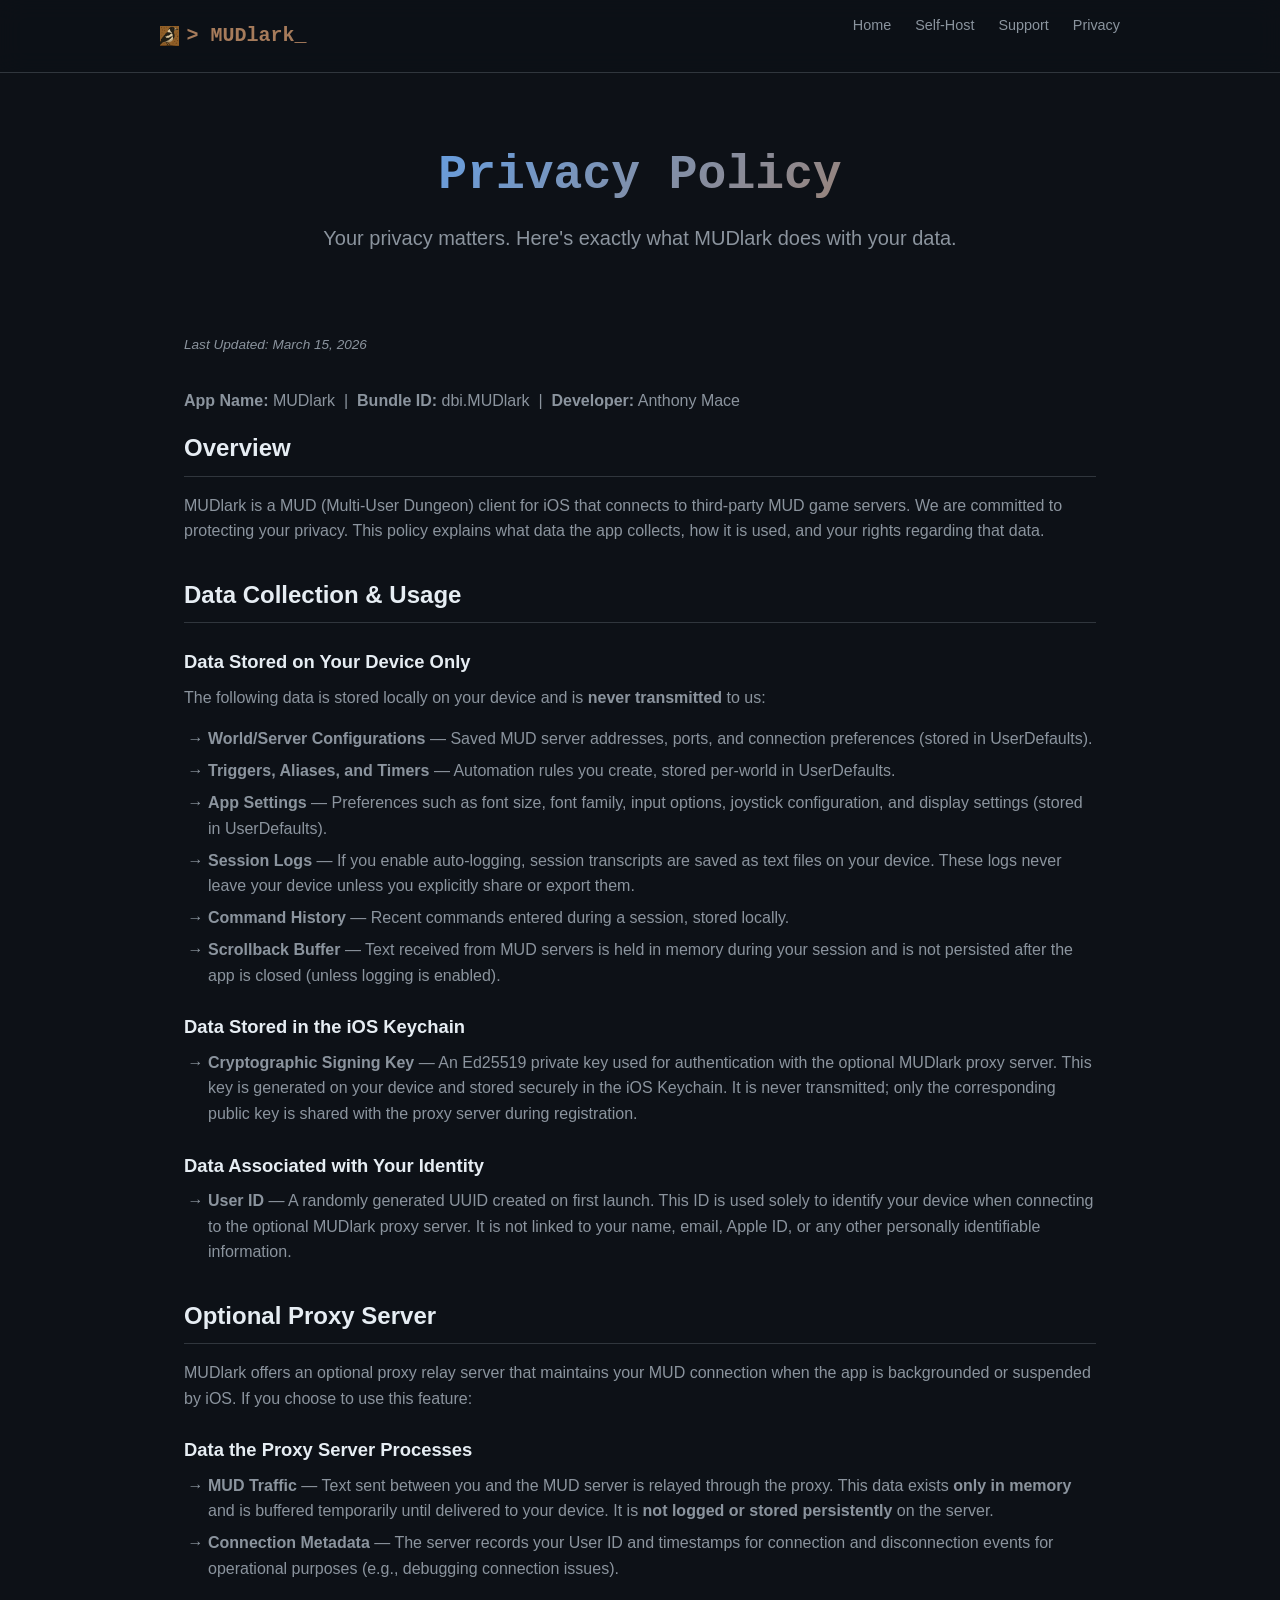
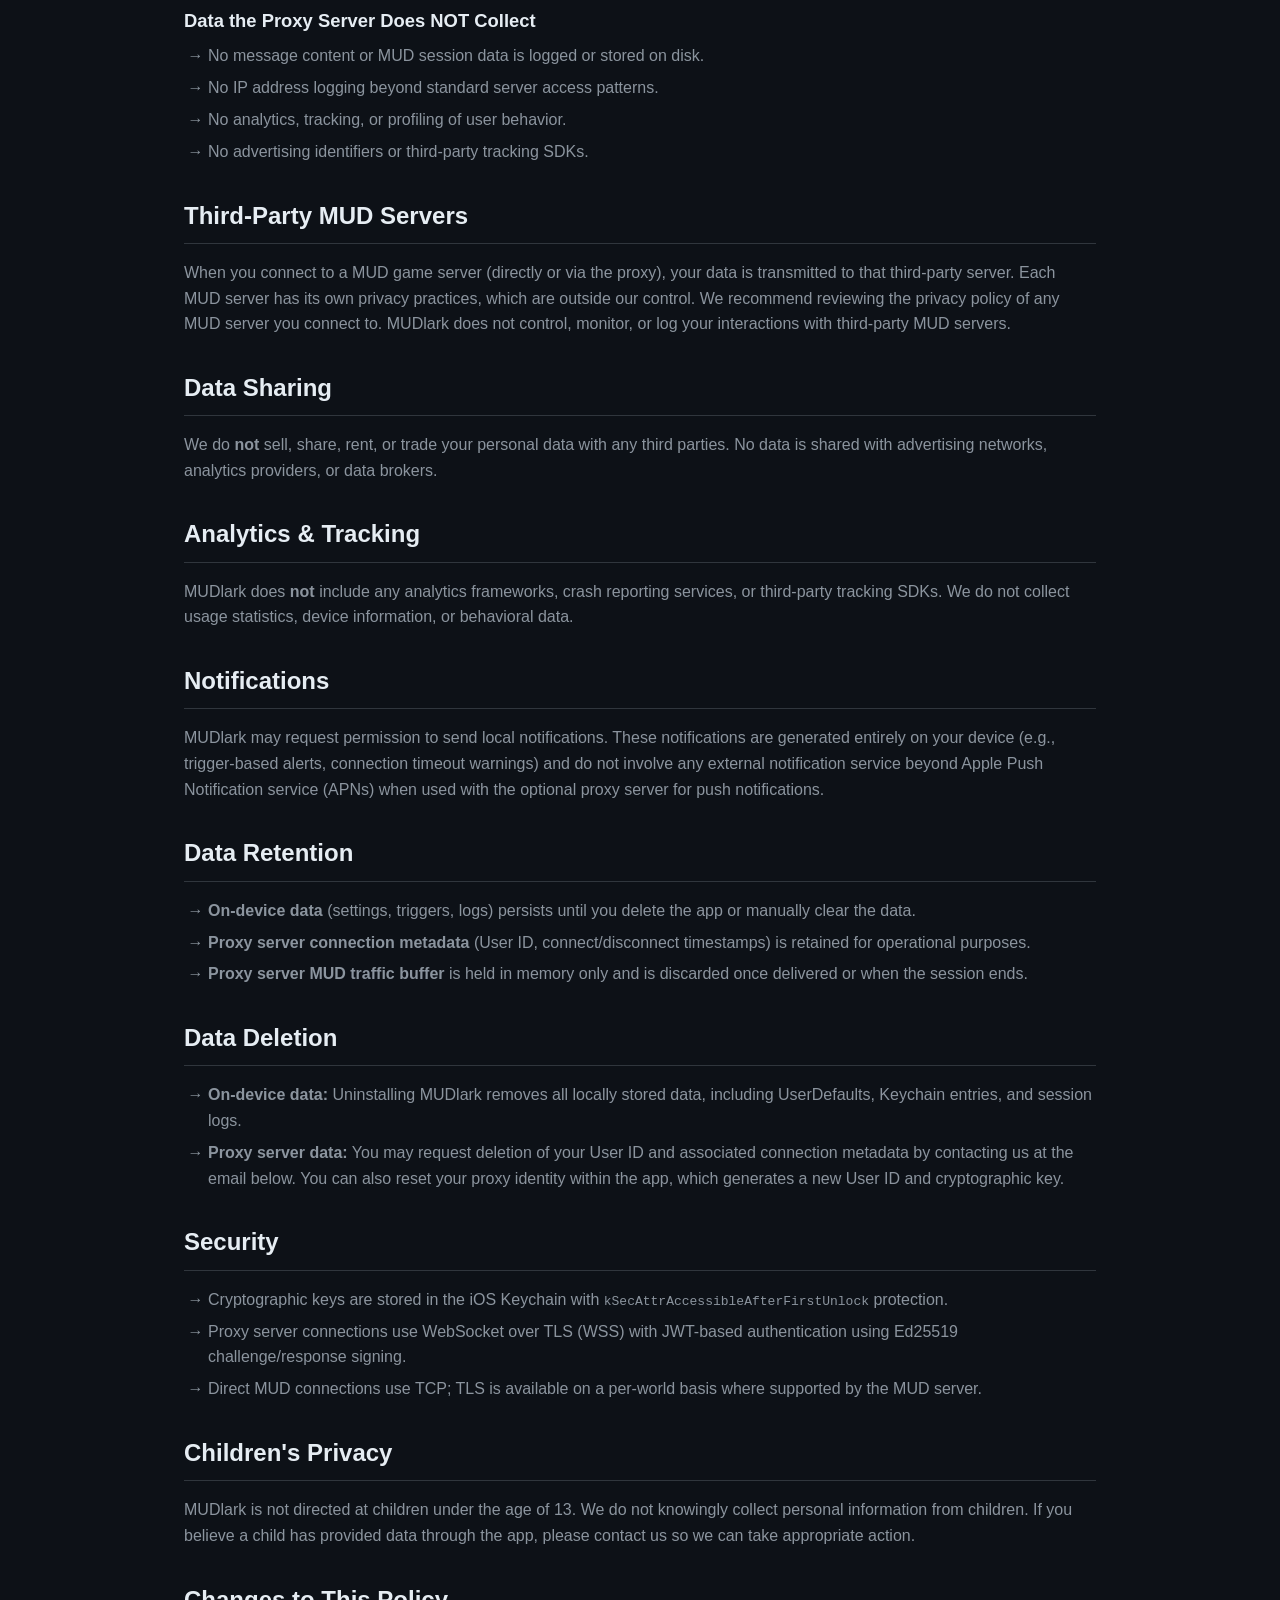
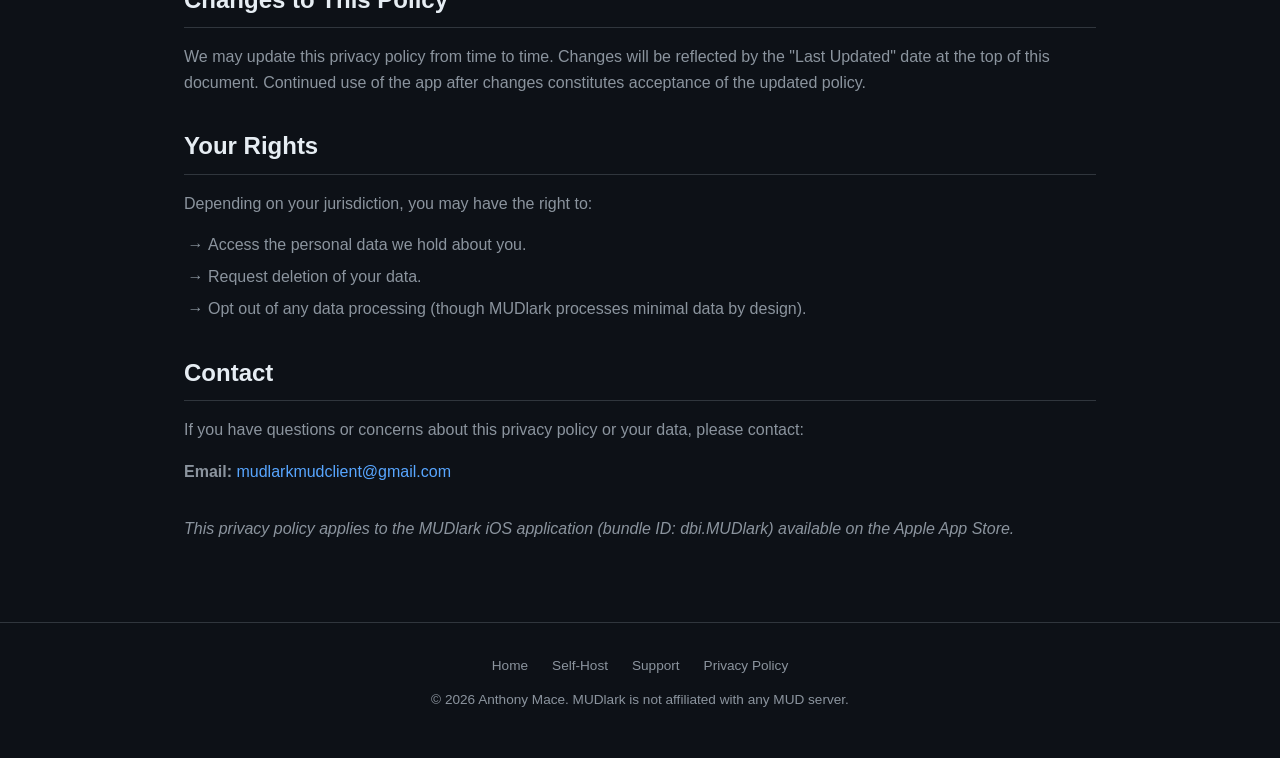
<file: docs/privacy.html>
<!DOCTYPE html>
<html lang="en">
<head>
  <meta charset="UTF-8">
  <meta name="viewport" content="width=device-width, initial-scale=1.0">
  <title>Privacy Policy — MUDlark</title>
  <meta name="description" content="MUDlark privacy policy. No analytics, no tracking, no ads. Your data stays on your device.">
  <link rel="icon" type="image/png" href="MUDlark_icon.png">
  <link rel="stylesheet" href="style.css">
</head>
<body>

  <nav>
    <div class="nav-inner">
      <a href="index.html" class="logo"><img src="MUDlark_icon.png" alt="" class="logo-icon" width="36" height="36">&gt; MUDlark_</a>
      <ul class="nav-links">
        <li><a href="index.html">Home</a></li>
        <li><a href="self-host.html">Self-Host</a></li>
        <li><a href="support.html">Support</a></li>
        <li><a href="privacy.html">Privacy</a></li>
      </ul>
    </div>
  </nav>

  <div class="hero">
    <h1>Privacy Policy</h1>
    <p class="tagline">Your privacy matters. Here's exactly what MUDlark does with your data.</p>
  </div>

  <div class="container">

    <p class="last-updated">Last Updated: March 15, 2026</p>
    <p><strong>App Name:</strong> MUDlark &nbsp;|&nbsp; <strong>Bundle ID:</strong> dbi.MUDlark &nbsp;|&nbsp; <strong>Developer:</strong> Anthony Mace</p>

    <section class="policy-section">
      <h2>Overview</h2>
      <p>MUDlark is a MUD (Multi-User Dungeon) client for iOS that connects to third-party MUD game servers. We are committed to protecting your privacy. This policy explains what data the app collects, how it is used, and your rights regarding that data.</p>
    </section>

    <section class="policy-section">
      <h2>Data Collection &amp; Usage</h2>

      <h3>Data Stored on Your Device Only</h3>
      <p>The following data is stored locally on your device and is <strong>never transmitted</strong> to us:</p>
      <ul>
        <li><strong>World/Server Configurations</strong> — Saved MUD server addresses, ports, and connection preferences (stored in UserDefaults).</li>
        <li><strong>Triggers, Aliases, and Timers</strong> — Automation rules you create, stored per-world in UserDefaults.</li>
        <li><strong>App Settings</strong> — Preferences such as font size, font family, input options, joystick configuration, and display settings (stored in UserDefaults).</li>
        <li><strong>Session Logs</strong> — If you enable auto-logging, session transcripts are saved as text files on your device. These logs never leave your device unless you explicitly share or export them.</li>
        <li><strong>Command History</strong> — Recent commands entered during a session, stored locally.</li>
        <li><strong>Scrollback Buffer</strong> — Text received from MUD servers is held in memory during your session and is not persisted after the app is closed (unless logging is enabled).</li>
      </ul>

      <h3>Data Stored in the iOS Keychain</h3>
      <ul>
        <li><strong>Cryptographic Signing Key</strong> — An Ed25519 private key used for authentication with the optional MUDlark proxy server. This key is generated on your device and stored securely in the iOS Keychain. It is never transmitted; only the corresponding public key is shared with the proxy server during registration.</li>
      </ul>

      <h3>Data Associated with Your Identity</h3>
      <ul>
        <li><strong>User ID</strong> — A randomly generated UUID created on first launch. This ID is used solely to identify your device when connecting to the optional MUDlark proxy server. It is not linked to your name, email, Apple ID, or any other personally identifiable information.</li>
      </ul>
    </section>

    <section class="policy-section">
      <h2>Optional Proxy Server</h2>
      <p>MUDlark offers an optional proxy relay server that maintains your MUD connection when the app is backgrounded or suspended by iOS. If you choose to use this feature:</p>

      <h3>Data the Proxy Server Processes</h3>
      <ul>
        <li><strong>MUD Traffic</strong> — Text sent between you and the MUD server is relayed through the proxy. This data exists <strong>only in memory</strong> and is buffered temporarily until delivered to your device. It is <strong>not logged or stored persistently</strong> on the server.</li>
        <li><strong>Connection Metadata</strong> — The server records your User ID and timestamps for connection and disconnection events for operational purposes (e.g., debugging connection issues).</li>
      </ul>

      <h3>Data the Proxy Server Does NOT Collect</h3>
      <ul>
        <li>No message content or MUD session data is logged or stored on disk.</li>
        <li>No IP address logging beyond standard server access patterns.</li>
        <li>No analytics, tracking, or profiling of user behavior.</li>
        <li>No advertising identifiers or third-party tracking SDKs.</li>
      </ul>
    </section>

    <section class="policy-section">
      <h2>Third-Party MUD Servers</h2>
      <p>When you connect to a MUD game server (directly or via the proxy), your data is transmitted to that third-party server. Each MUD server has its own privacy practices, which are outside our control. We recommend reviewing the privacy policy of any MUD server you connect to. MUDlark does not control, monitor, or log your interactions with third-party MUD servers.</p>
    </section>

    <section class="policy-section">
      <h2>Data Sharing</h2>
      <p>We do <strong>not</strong> sell, share, rent, or trade your personal data with any third parties. No data is shared with advertising networks, analytics providers, or data brokers.</p>
    </section>

    <section class="policy-section">
      <h2>Analytics &amp; Tracking</h2>
      <p>MUDlark does <strong>not</strong> include any analytics frameworks, crash reporting services, or third-party tracking SDKs. We do not collect usage statistics, device information, or behavioral data.</p>
    </section>

    <section class="policy-section">
      <h2>Notifications</h2>
      <p>MUDlark may request permission to send local notifications. These notifications are generated entirely on your device (e.g., trigger-based alerts, connection timeout warnings) and do not involve any external notification service beyond Apple Push Notification service (APNs) when used with the optional proxy server for push notifications.</p>
    </section>

    <section class="policy-section">
      <h2>Data Retention</h2>
      <ul>
        <li><strong>On-device data</strong> (settings, triggers, logs) persists until you delete the app or manually clear the data.</li>
        <li><strong>Proxy server connection metadata</strong> (User ID, connect/disconnect timestamps) is retained for operational purposes.</li>
        <li><strong>Proxy server MUD traffic buffer</strong> is held in memory only and is discarded once delivered or when the session ends.</li>
      </ul>
    </section>

    <section class="policy-section">
      <h2>Data Deletion</h2>
      <ul>
        <li><strong>On-device data:</strong> Uninstalling MUDlark removes all locally stored data, including UserDefaults, Keychain entries, and session logs.</li>
        <li><strong>Proxy server data:</strong> You may request deletion of your User ID and associated connection metadata by contacting us at the email below. You can also reset your proxy identity within the app, which generates a new User ID and cryptographic key.</li>
      </ul>
    </section>

    <section class="policy-section">
      <h2>Security</h2>
      <ul>
        <li>Cryptographic keys are stored in the iOS Keychain with <code>kSecAttrAccessibleAfterFirstUnlock</code> protection.</li>
        <li>Proxy server connections use WebSocket over TLS (WSS) with JWT-based authentication using Ed25519 challenge/response signing.</li>
        <li>Direct MUD connections use TCP; TLS is available on a per-world basis where supported by the MUD server.</li>
      </ul>
    </section>

    <section class="policy-section">
      <h2>Children's Privacy</h2>
      <p>MUDlark is not directed at children under the age of 13. We do not knowingly collect personal information from children. If you believe a child has provided data through the app, please contact us so we can take appropriate action.</p>
    </section>

    <section class="policy-section">
      <h2>Changes to This Policy</h2>
      <p>We may update this privacy policy from time to time. Changes will be reflected by the "Last Updated" date at the top of this document. Continued use of the app after changes constitutes acceptance of the updated policy.</p>
    </section>

    <section class="policy-section">
      <h2>Your Rights</h2>
      <p>Depending on your jurisdiction, you may have the right to:</p>
      <ul>
        <li>Access the personal data we hold about you.</li>
        <li>Request deletion of your data.</li>
        <li>Opt out of any data processing (though MUDlark processes minimal data by design).</li>
      </ul>
    </section>

    <section class="policy-section">
      <h2>Contact</h2>
      <p>If you have questions or concerns about this privacy policy or your data, please contact:</p>
      <p><strong>Email:</strong> <a href="mailto:mudlarkmudclient@gmail.com">mudlarkmudclient@gmail.com</a></p>
    </section>

    <p><em>This privacy policy applies to the MUDlark iOS application (bundle ID: dbi.MUDlark) available on the Apple App Store.</em></p>

  </div>

  <footer>
    <div class="footer-links">
      <a href="index.html">Home</a>
      <a href="self-host.html">Self-Host</a>
      <a href="support.html">Support</a>
      <a href="privacy.html">Privacy Policy</a>
    </div>
    <p>&copy; 2026 Anthony Mace. MUDlark is not affiliated with any MUD server.</p>
  </footer>

</body>
</html>
</file>
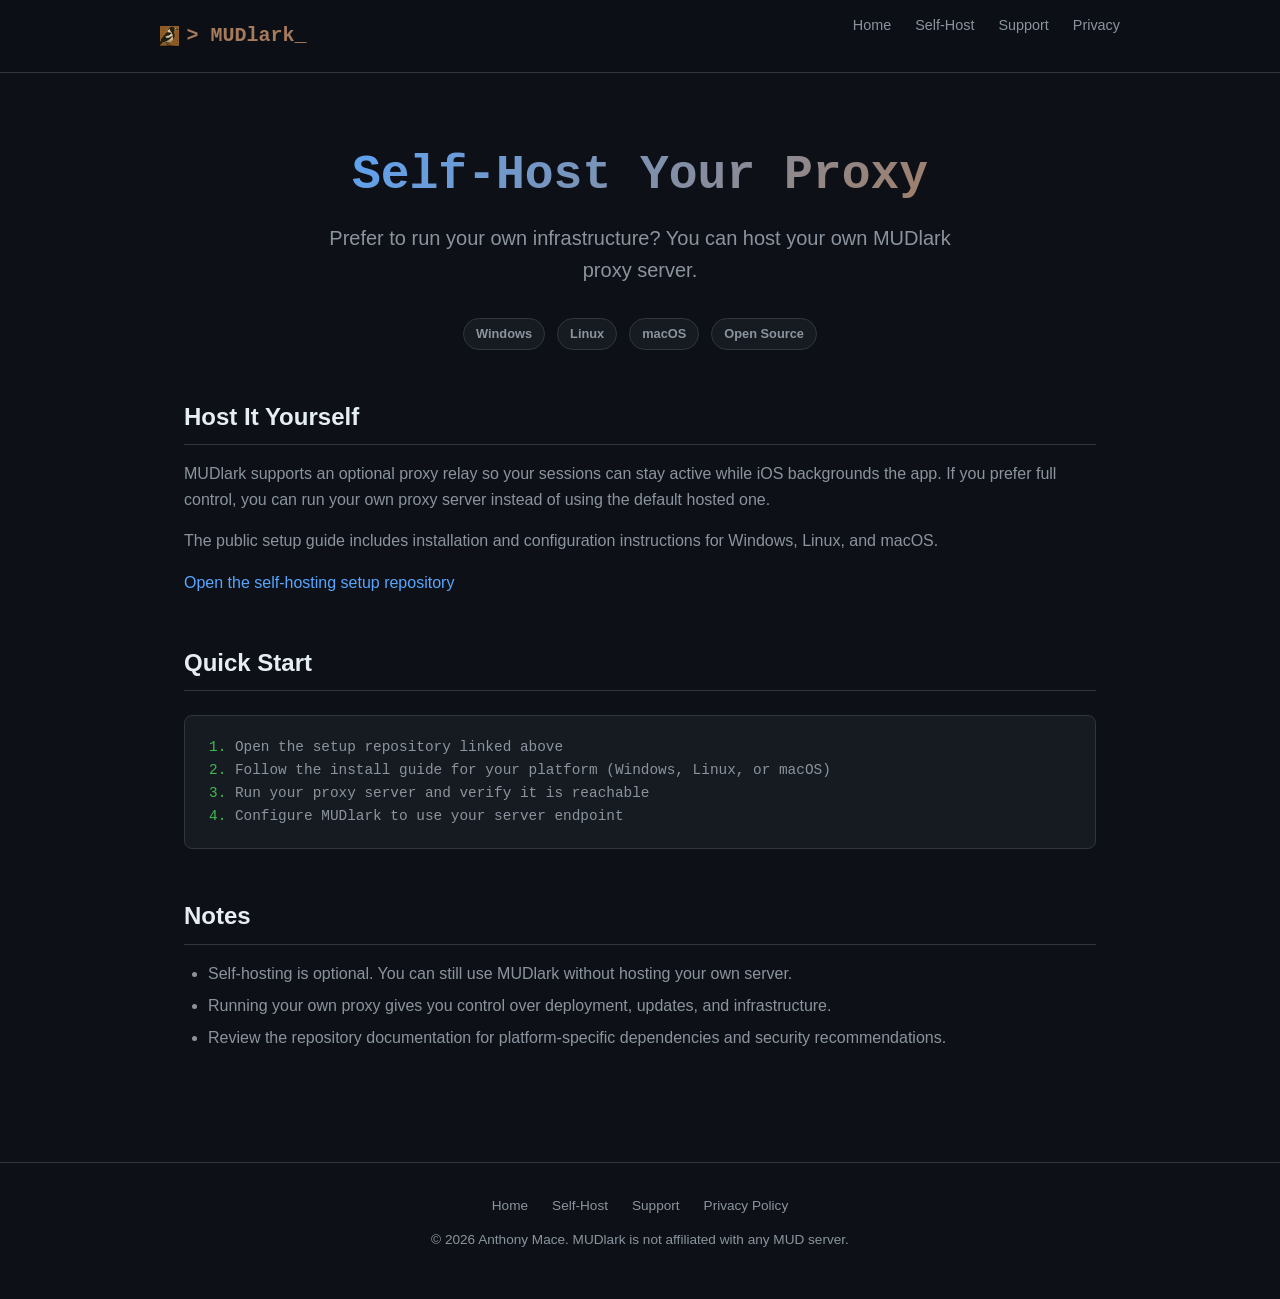
<file: docs/self-host.html>
<!DOCTYPE html>
<html lang="en">
<head>
  <meta charset="UTF-8">
  <meta name="viewport" content="width=device-width, initial-scale=1.0">
  <title>Self-Hosting Proxy — MUDlark</title>
  <meta name="description" content="Run your own MUDlark proxy server. Setup instructions are available for Windows, Linux, and macOS.">
  <link rel="icon" type="image/png" href="MUDlark_icon.png">
  <link rel="stylesheet" href="style.css">
</head>
<body>

  <nav>
    <div class="nav-inner">
      <a href="index.html" class="logo"><img src="MUDlark_icon.png" alt="" class="logo-icon" width="36" height="36">&gt; MUDlark_</a>
      <ul class="nav-links">
        <li><a href="index.html">Home</a></li>
        <li><a href="self-host.html">Self-Host</a></li>
        <li><a href="support.html">Support</a></li>
        <li><a href="privacy.html">Privacy</a></li>
      </ul>
    </div>
  </nav>

  <div class="hero">
    <h1>Self-Host Your Proxy</h1>
    <p class="tagline">Prefer to run your own infrastructure? You can host your own MUDlark proxy server.</p>
    <div class="badges">
      <span class="badge">Windows</span>
      <span class="badge">Linux</span>
      <span class="badge">macOS</span>
      <span class="badge">Open Source</span>
    </div>
  </div>

  <div class="container">

    <section id="overview">
      <h2>Host It Yourself</h2>
      <p>MUDlark supports an optional proxy relay so your sessions can stay active while iOS backgrounds the app. If you prefer full control, you can run your own proxy server instead of using the default hosted one.</p>
      <p>The public setup guide includes installation and configuration instructions for Windows, Linux, and macOS.</p>
      <p><a href="https://github.com/windu-ant/mudlark-server-pub.git">Open the self-hosting setup repository</a></p>
    </section>

    <section id="quick-start">
      <h2>Quick Start</h2>
      <div class="terminal-box">
        <span class="prompt">1.</span> <span class="output">Open the setup repository linked above</span><br>
        <span class="prompt">2.</span> <span class="output">Follow the install guide for your platform (Windows, Linux, or macOS)</span><br>
        <span class="prompt">3.</span> <span class="output">Run your proxy server and verify it is reachable</span><br>
        <span class="prompt">4.</span> <span class="output">Configure MUDlark to use your server endpoint</span>
      </div>
    </section>

    <section id="notes">
      <h2>Notes</h2>
      <ul>
        <li>Self-hosting is optional. You can still use MUDlark without hosting your own server.</li>
        <li>Running your own proxy gives you control over deployment, updates, and infrastructure.</li>
        <li>Review the repository documentation for platform-specific dependencies and security recommendations.</li>
      </ul>
    </section>

  </div>

  <footer>
    <div class="footer-links">
      <a href="index.html">Home</a>
      <a href="self-host.html">Self-Host</a>
      <a href="support.html">Support</a>
      <a href="privacy.html">Privacy Policy</a>
    </div>
    <p>&copy; 2026 Anthony Mace. MUDlark is not affiliated with any MUD server.</p>
  </footer>

</body>
</html>
</file>
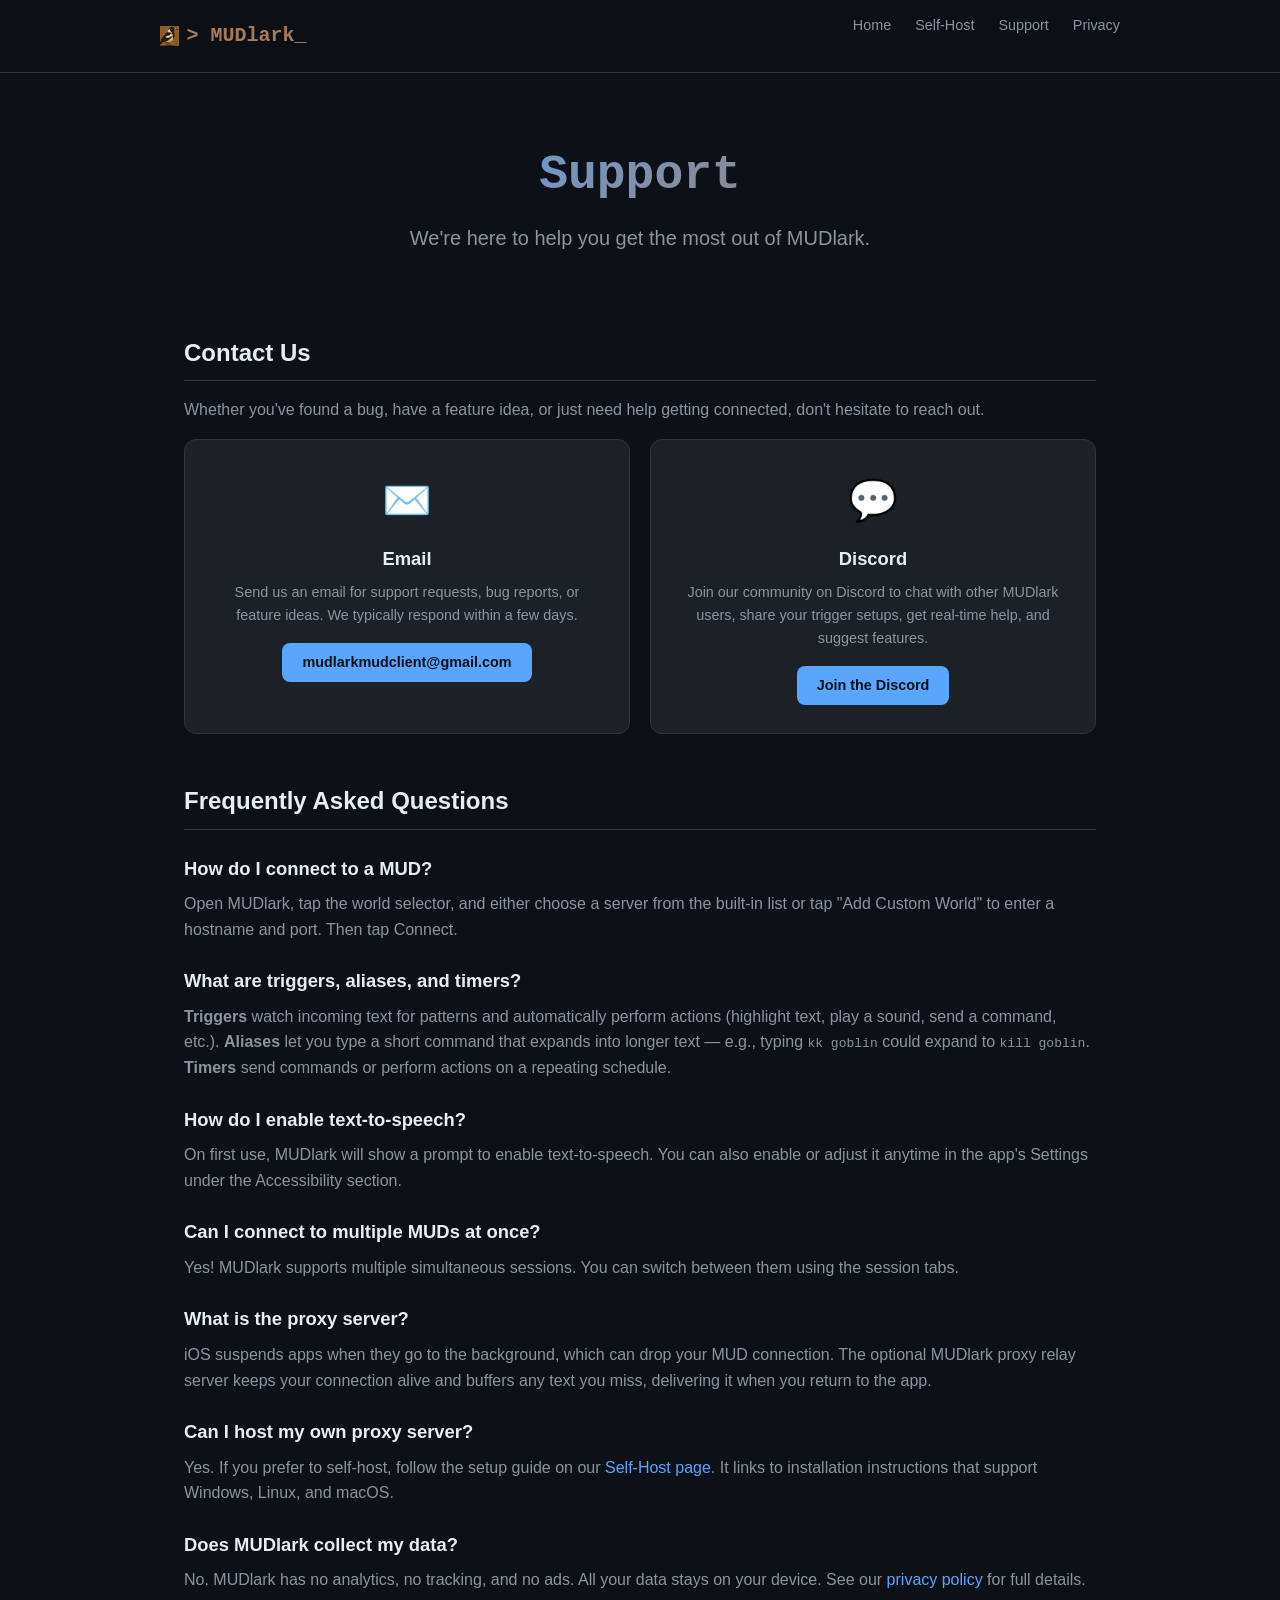
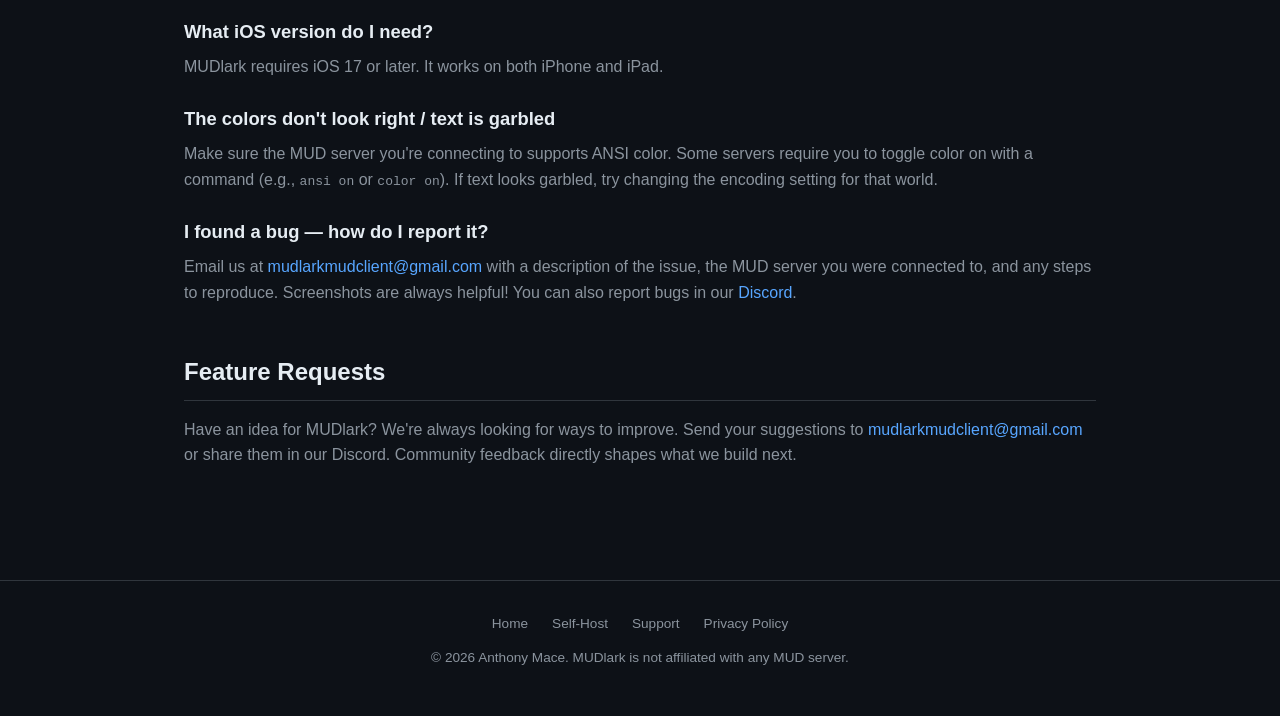
<file: docs/support.html>
<!DOCTYPE html>
<html lang="en">
<head>
  <meta charset="UTF-8">
  <meta name="viewport" content="width=device-width, initial-scale=1.0">
  <title>Support — MUDlark</title>
  <meta name="description" content="Get help with MUDlark, the iOS MUD client. Contact support, report bugs, request features, or join our Discord community.">
  <link rel="icon" type="image/png" href="MUDlark_icon.png">
  <link rel="stylesheet" href="style.css">
</head>
<body>

  <nav>
    <div class="nav-inner">
      <a href="index.html" class="logo"><img src="MUDlark_icon.png" alt="" class="logo-icon" width="36" height="36">&gt; MUDlark_</a>
      <ul class="nav-links">
        <li><a href="index.html">Home</a></li>
        <li><a href="self-host.html">Self-Host</a></li>
        <li><a href="support.html">Support</a></li>
        <li><a href="privacy.html">Privacy</a></li>
      </ul>
    </div>
  </nav>

  <div class="hero">
    <h1>Support</h1>
    <p class="tagline">We're here to help you get the most out of MUDlark.</p>
  </div>

  <div class="container">

    <section id="contact">
      <h2>Contact Us</h2>
      <p>Whether you've found a bug, have a feature idea, or just need help getting connected, don't hesitate to reach out.</p>
      <div class="contact-grid">
        <div class="contact-card">
          <div class="icon">✉️</div>
          <h3>Email</h3>
          <p>Send us an email for support requests, bug reports, or feature ideas. We typically respond within a few days.</p>
          <a href="mailto:mudlarkmudclient@gmail.com" class="btn">mudlarkmudclient@gmail.com</a>
        </div>
        <div class="contact-card">
          <div class="icon">💬</div>
          <h3>Discord</h3>
          <p>Join our community on Discord to chat with other MUDlark users, share your trigger setups, get real-time help, and suggest features.</p>
          <a href="https://discord.gg/G8BBd2xR7Z" class="btn">Join the Discord</a>
        </div>
      </div>
    </section>

    <section id="faq">
      <h2>Frequently Asked Questions</h2>

      <h3>How do I connect to a MUD?</h3>
      <p>Open MUDlark, tap the world selector, and either choose a server from the built-in list or tap "Add Custom World" to enter a hostname and port. Then tap Connect.</p>

      <h3>What are triggers, aliases, and timers?</h3>
      <p><strong>Triggers</strong> watch incoming text for patterns and automatically perform actions (highlight text, play a sound, send a command, etc.). <strong>Aliases</strong> let you type a short command that expands into longer text — e.g., typing <code>kk goblin</code> could expand to <code>kill goblin</code>. <strong>Timers</strong> send commands or perform actions on a repeating schedule.</p>

      <h3>How do I enable text-to-speech?</h3>
      <p>On first use, MUDlark will show a prompt to enable text-to-speech. You can also enable or adjust it anytime in the app's Settings under the Accessibility section.</p>

      <h3>Can I connect to multiple MUDs at once?</h3>
      <p>Yes! MUDlark supports multiple simultaneous sessions. You can switch between them using the session tabs.</p>

      <h3>What is the proxy server?</h3>
      <p>iOS suspends apps when they go to the background, which can drop your MUD connection. The optional MUDlark proxy relay server keeps your connection alive and buffers any text you miss, delivering it when you return to the app.</p>

      <h3>Can I host my own proxy server?</h3>
      <p>Yes. If you prefer to self-host, follow the setup guide on our <a href="self-host.html">Self-Host page</a>. It links to installation instructions that support Windows, Linux, and macOS.</p>

      <h3>Does MUDlark collect my data?</h3>
      <p>No. MUDlark has no analytics, no tracking, and no ads. All your data stays on your device. See our <a href="privacy.html">privacy policy</a> for full details.</p>

      <h3>What iOS version do I need?</h3>
      <p>MUDlark requires iOS 17 or later. It works on both iPhone and iPad.</p>

      <h3>The colors don't look right / text is garbled</h3>
      <p>Make sure the MUD server you're connecting to supports ANSI color. Some servers require you to toggle color on with a command (e.g., <code>ansi on</code> or <code>color on</code>). If text looks garbled, try changing the encoding setting for that world.</p>

      <h3>I found a bug — how do I report it?</h3>
      <p>Email us at <a href="mailto:mudlarkmudclient@gmail.com">mudlarkmudclient@gmail.com</a> with a description of the issue, the MUD server you were connected to, and any steps to reproduce. Screenshots are always helpful! You can also report bugs in our <a href="https://discord.gg/G8BBd2xR7Z">Discord</a>.</p>
    </section>

    <section id="feature-requests">
      <h2>Feature Requests</h2>
      <p>Have an idea for MUDlark? We're always looking for ways to improve. Send your suggestions to <a href="mailto:mudlarkmudclient@gmail.com">mudlarkmudclient@gmail.com</a> or share them in our Discord. Community feedback directly shapes what we build next.</p>
    </section>

  </div>

  <footer>
    <div class="footer-links">
      <a href="index.html">Home</a>
      <a href="self-host.html">Self-Host</a>
      <a href="support.html">Support</a>
      <a href="privacy.html">Privacy Policy</a>
    </div>
    <p>&copy; 2026 Anthony Mace. MUDlark is not affiliated with any MUD server.</p>
  </footer>

</body>
</html>
</file>
<file: docs/style.css>
/* MUDlark Support Site Styles */

:root {
  --bg-primary: #0d1117;
  --bg-secondary: #161b22;
  --bg-card: #1c2128;
  --text-primary: #e6edf3;
  --text-secondary: #8b949e;
  --accent: #58a6ff;
  --accent-hover: #79c0ff;
  --green: #3fb950;
  --brown: #a67b5b;
  --border: #30363d;
  --font-mono: 'Courier New', Courier, monospace;
}

* {
  margin: 0;
  padding: 0;
  box-sizing: border-box;
}

html {
  scroll-behavior: smooth;
}

body {
  font-family: -apple-system, BlinkMacSystemFont, 'Segoe UI', Roboto, Oxygen, sans-serif;
  background-color: var(--bg-primary);
  color: var(--text-primary);
  line-height: 1.6;
  min-height: 100vh;
}

a {
  color: var(--accent);
  text-decoration: none;
  transition: color 0.2s;
}

a:hover {
  color: var(--accent-hover);
  text-decoration: underline;
}

/* Navigation */
nav {
  position: sticky;
  top: 0;
  z-index: 100;
  background-color: rgba(13, 17, 23, 0.92);
  backdrop-filter: blur(12px);
  -webkit-backdrop-filter: blur(12px);
  border-bottom: 1px solid var(--border);
  padding: 0.75rem 1.5rem;
}

nav .nav-inner {
  max-width: 960px;
  margin: 0 auto;
  display: flex;
  align-items: center;
  justify-content: space-between;
}

nav .logo {
  display: inline-flex;
  align-items: center;
  gap: 0.45rem;
  font-size: 1.25rem;
  font-weight: 700;
  color: var(--brown);
  text-decoration: none;
  font-family: var(--font-mono);
}

nav .logo .logo-icon {
  width: 1.2rem;
  height: 1.2rem;
  display: block;
}

nav .logo:hover {
  color: var(--accent);
  text-decoration: none;
}

nav .nav-links {
  display: flex;
  gap: 1.5rem;
  list-style: none;
}

nav .nav-links a {
  font-size: 0.9rem;
  color: var(--text-secondary);
  font-weight: 500;
}

nav .nav-links a:hover {
  color: var(--text-primary);
  text-decoration: none;
}

/* Hero */
.hero {
  text-align: center;
  padding: 4rem 1.5rem 3rem;
  max-width: 720px;
  margin: 0 auto;
}

.hero h1 {
  font-size: 3rem;
  font-weight: 800;
  margin-bottom: 0.5rem;
  font-family: var(--font-mono);
  background: linear-gradient(135deg, var(--accent), var(--brown));
  -webkit-background-clip: text;
  -webkit-text-fill-color: transparent;
  background-clip: text;
}

.hero .tagline {
  font-size: 1.25rem;
  color: var(--text-secondary);
  margin-bottom: 2rem;
}

.hero .badges {
  display: flex;
  gap: 0.75rem;
  justify-content: center;
  flex-wrap: wrap;
}

.badge {
  display: inline-block;
  padding: 0.3rem 0.75rem;
  border-radius: 999px;
  font-size: 0.8rem;
  font-weight: 600;
  border: 1px solid var(--border);
  color: var(--text-secondary);
  background-color: var(--bg-secondary);
}

.badge.ios {
  border-color: var(--accent);
  color: var(--accent);
}

/* Container */
.container {
  max-width: 960px;
  margin: 0 auto;
  padding: 0 1.5rem 4rem;
}

/* Section */
section {
  margin-bottom: 3rem;
}

section h2 {
  font-size: 1.5rem;
  font-weight: 700;
  margin-bottom: 1rem;
  padding-bottom: 0.5rem;
  border-bottom: 1px solid var(--border);
}

section h3 {
  font-size: 1.15rem;
  font-weight: 600;
  margin-bottom: 0.5rem;
  margin-top: 1.5rem;
}

p {
  margin-bottom: 1rem;
  color: var(--text-secondary);
}

/* Feature Grid */
.features {
  display: grid;
  grid-template-columns: repeat(auto-fit, minmax(260px, 1fr));
  gap: 1.25rem;
  margin-top: 1rem;
}

.feature-card {
  background-color: var(--bg-card);
  border: 1px solid var(--border);
  border-radius: 12px;
  padding: 1.5rem;
  transition: border-color 0.2s, transform 0.2s;
}

.feature-card:hover {
  border-color: var(--accent);
  transform: translateY(-2px);
}

.feature-card .icon {
  font-size: 1.75rem;
  margin-bottom: 0.5rem;
}

.feature-card h3 {
  font-size: 1rem;
  font-weight: 600;
  margin-bottom: 0.4rem;
  margin-top: 0;
  color: var(--text-primary);
}

.feature-card p {
  font-size: 0.9rem;
  color: var(--text-secondary);
  margin-bottom: 0;
}

/* Contact Cards */
.contact-grid {
  display: grid;
  grid-template-columns: repeat(auto-fit, minmax(280px, 1fr));
  gap: 1.25rem;
  margin-top: 1rem;
}

.contact-card {
  background-color: var(--bg-card);
  border: 1px solid var(--border);
  border-radius: 12px;
  padding: 1.75rem;
  text-align: center;
  transition: border-color 0.2s, transform 0.2s;
}

.contact-card:hover {
  border-color: var(--accent);
  transform: translateY(-2px);
}

.contact-card .icon {
  font-size: 2.5rem;
  margin-bottom: 0.75rem;
}

.contact-card h3 {
  margin-top: 0;
  margin-bottom: 0.5rem;
  color: var(--text-primary);
}

.contact-card p {
  font-size: 0.9rem;
  margin-bottom: 1rem;
}

.contact-card .btn {
  display: inline-block;
  padding: 0.5rem 1.25rem;
  background-color: var(--accent);
  color: var(--bg-primary);
  border-radius: 8px;
  font-weight: 600;
  font-size: 0.9rem;
  transition: background-color 0.2s;
}

.contact-card .btn:hover {
  background-color: var(--accent-hover);
  text-decoration: none;
}

/* Lists */
ul, ol {
  margin-bottom: 1rem;
  padding-left: 1.5rem;
  color: var(--text-secondary);
}

li {
  margin-bottom: 0.4rem;
}

/* Privacy page specific */
.policy-section {
  margin-bottom: 2rem;
}

.policy-section h3 {
  color: var(--text-primary);
}

.policy-section ul {
  list-style-type: '→ ';
}

.last-updated {
  font-size: 0.85rem;
  color: var(--text-secondary);
  font-style: italic;
  margin-bottom: 2rem;
}

/* Footer */
footer {
  border-top: 1px solid var(--border);
  text-align: center;
  padding: 2rem 1.5rem;
  color: var(--text-secondary);
  font-size: 0.85rem;
}

footer a {
  color: var(--text-secondary);
}

footer a:hover {
  color: var(--text-primary);
}

footer .footer-links {
  display: flex;
  gap: 1.5rem;
  justify-content: center;
  margin-bottom: 0.75rem;
}

/* Terminal-style callout */
.terminal-box {
  background-color: var(--bg-secondary);
  border: 1px solid var(--border);
  border-radius: 8px;
  padding: 1.25rem 1.5rem;
  font-family: var(--font-mono);
  font-size: 0.9rem;
  margin: 1.5rem 0;
  overflow-x: auto;
}

.terminal-box .prompt {
  color: var(--green);
}

.terminal-box .command {
  color: var(--text-primary);
}

.terminal-box .output {
  color: var(--text-secondary);
}

/* Responsive */
@media (max-width: 640px) {
  .hero h1 {
    font-size: 2.25rem;
  }

  .hero .tagline {
    font-size: 1.05rem;
  }

  nav .nav-links {
    gap: 1rem;
  }

  .features {
    grid-template-columns: 1fr;
  }

  .contact-grid {
    grid-template-columns: 1fr;
  }
}

/* Markdown documentation page */
.markdown-doc h1 {
  font-size: 2rem;
  margin-bottom: 1rem;
  margin-top: 0;
}

.markdown-doc h2 {
  margin-top: 2rem;
}

.markdown-doc h3 {
  margin-top: 1.25rem;
}

.markdown-doc hr {
  border: 0;
  border-top: 1px solid var(--border);
  margin: 2rem 0;
}

.markdown-doc pre {
  background-color: var(--bg-secondary);
  border: 1px solid var(--border);
  border-radius: 8px;
  padding: 1rem;
  overflow-x: auto;
  margin: 1rem 0;
}

.markdown-doc code {
  font-family: var(--font-mono);
  font-size: 0.9em;
}

.markdown-doc pre code {
  font-size: 0.85rem;
}

.markdown-doc table {
  width: 100%;
  border-collapse: collapse;
  margin: 1rem 0 1.5rem;
}

.markdown-doc th,
.markdown-doc td {
  border: 1px solid var(--border);
  padding: 0.6rem 0.75rem;
  text-align: left;
  vertical-align: top;
}

.markdown-doc th {
  background-color: var(--bg-secondary);
  color: var(--text-primary);
}

.markdown-doc blockquote {
  border-left: 3px solid var(--accent);
  padding-left: 0.9rem;
  margin: 1rem 0;
}
</file>
